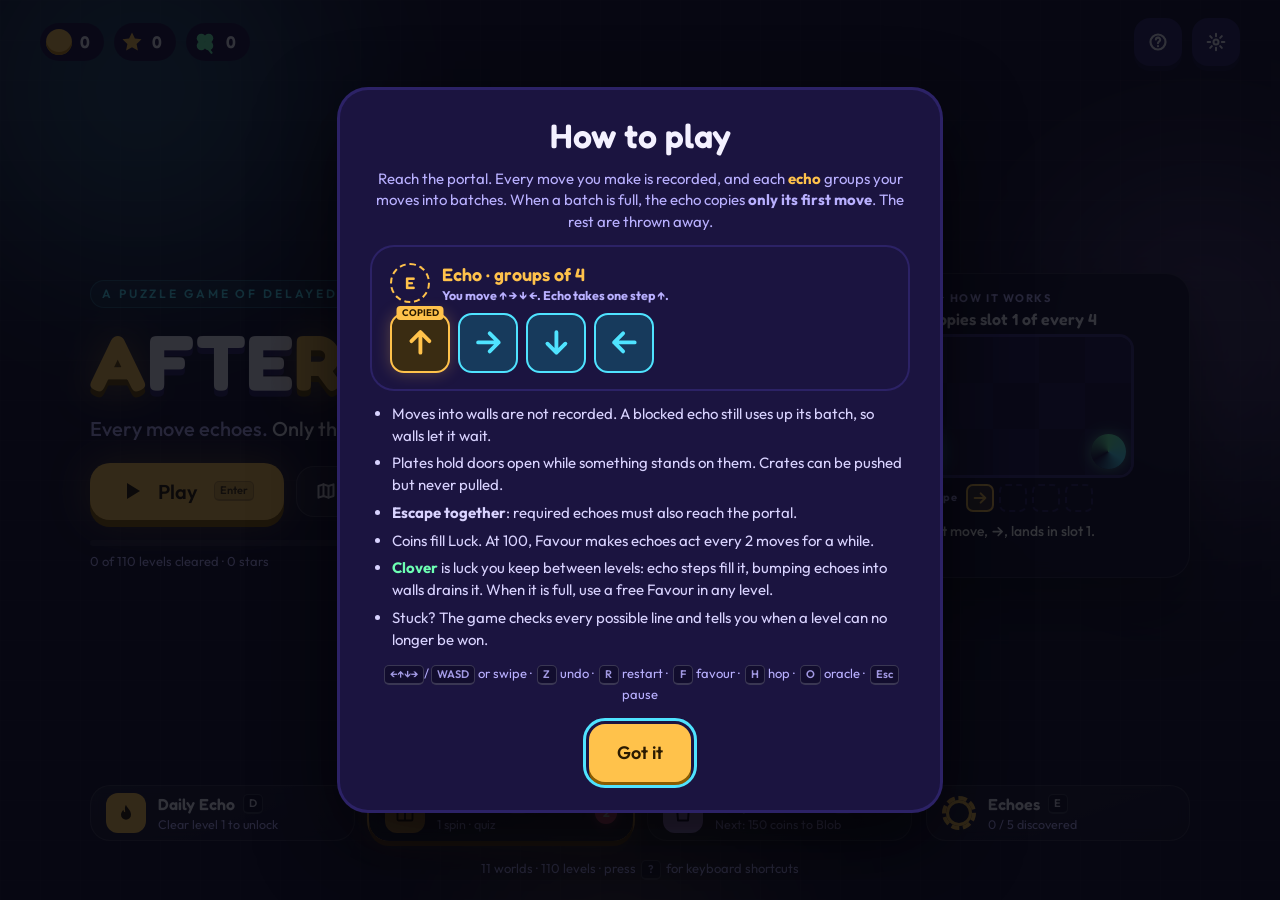
<file: index.html>
<!doctype html>
<html lang="en">
<head>
<meta charset="utf-8">
<meta name="viewport" content="width=device-width, initial-scale=1, viewport-fit=cover">
<meta name="theme-color" content="#120d2b">
<title>Aftermotion</title>
<meta name="description" content="A neon puzzle game where echoes copy only the first move of every batch of your moves.">
<link rel="icon" href="data:image/svg+xml,%3Csvg xmlns='http://www.w3.org/2000/svg' viewBox='0 0 32 32'%3E%3Crect width='32' height='32' rx='8' fill='%23120d2b'/%3E%3Ccircle cx='11' cy='16' r='6' fill='none' stroke='%23ffc24b' stroke-width='2.5' stroke-dasharray='3 2'/%3E%3Ccircle cx='21' cy='16' r='6' fill='%234fe3ff'/%3E%3C/svg%3E">
<link rel="preconnect" href="https://fonts.googleapis.com">
<link rel="preconnect" href="https://fonts.gstatic.com" crossorigin>
<link rel="stylesheet" href="https://fonts.googleapis.com/css2?family=Fredoka:wght@500;600;700&family=Outfit:wght@400;500;600;700&display=swap">
<link rel="stylesheet" href="css/style.css?v=2026-10-27e">
</head>
<body>
<svg class="sprite" width="0" height="0" aria-hidden="true" focusable="false">
  <defs>
    <symbol id="i-arrow" viewBox="0 0 24 24"><path d="M12 20V4M5 11l7-7 7 7" fill="none" stroke="currentColor" stroke-width="3" stroke-linecap="round" stroke-linejoin="round"/></symbol>
    <symbol id="i-star" viewBox="0 0 24 24"><path d="M12 2.5l2.9 6 6.6.8-4.9 4.6 1.3 6.6L12 17.3 6.1 20.5l1.3-6.6L2.5 9.3l6.6-.8z" stroke-linejoin="round"/></symbol>
    <symbol id="i-undo" viewBox="0 0 24 24"><g fill="none" stroke="currentColor" stroke-width="2.6" stroke-linecap="round" stroke-linejoin="round"><path d="M9 14L4 9l5-5"/><path d="M4 9h10a6 6 0 010 12h-3"/></g></symbol>
    <symbol id="i-restart" viewBox="0 0 24 24"><g fill="none" stroke="currentColor" stroke-width="2.6" stroke-linecap="round" stroke-linejoin="round"><path d="M3 12a9 9 0 109-9 9 9 0 00-6.4 2.6L3 8"/><path d="M3 3v5h5"/></g></symbol>
    <symbol id="i-bolt" viewBox="0 0 24 24"><path d="M13 2L4 14h7l-1 8 9-12h-7z" fill="currentColor"/></symbol>
    <symbol id="i-eye" viewBox="0 0 24 24"><g fill="none" stroke="currentColor" stroke-width="2.4"><path d="M2 12s4-7 10-7 10 7 10 7-4 7-10 7S2 12 2 12z"/><circle cx="12" cy="12" r="3"/></g></symbol>
    <symbol id="i-bulb" viewBox="0 0 24 24"><path d="M9 18h6M10 22h4M12 2a7 7 0 00-4 12.7V16h8v-1.3A7 7 0 0012 2z" fill="none" stroke="currentColor" stroke-width="2.4" stroke-linecap="round"/></symbol>
    <symbol id="i-hop" viewBox="0 0 24 24"><g fill="none" stroke="currentColor" stroke-width="2.6" stroke-linecap="round" stroke-linejoin="round"><path d="M4 18c2-9 12-12 16-6"/><path d="M20 6v6h-6"/></g></symbol>
    <symbol id="i-pause" viewBox="0 0 24 24"><g fill="currentColor"><rect x="5" y="4" width="5" height="16" rx="1.5"/><rect x="14" y="4" width="5" height="16" rx="1.5"/></g></symbol>
    <symbol id="i-play" viewBox="0 0 24 24"><path d="M7 4l13 8-13 8z" fill="currentColor"/></symbol>
    <symbol id="i-back" viewBox="0 0 24 24"><path d="M15 18l-6-6 6-6" fill="none" stroke="currentColor" stroke-width="2.8" stroke-linecap="round" stroke-linejoin="round"/></symbol>
    <symbol id="i-lock" viewBox="0 0 24 24"><g fill="none" stroke="currentColor" stroke-width="2.6"><rect x="5" y="11" width="14" height="10" rx="2"/><path d="M8 11V7a4 4 0 018 0v4"/></g></symbol>
    <symbol id="i-map" viewBox="0 0 24 24"><g fill="none" stroke="currentColor" stroke-width="2.4" stroke-linecap="round" stroke-linejoin="round"><path d="M9 4L3 6v14l6-2 6 2 6-2V4l-6 2z"/><path d="M9 4v14M15 6v14"/></g></symbol>
    <symbol id="i-gear" viewBox="0 0 24 24"><g fill="none" stroke="currentColor" stroke-width="2.4" stroke-linecap="round"><circle cx="12" cy="12" r="3"/><path d="M12 2v3M12 19v3M2 12h3M19 12h3M5 5l2 2M17 17l2 2M5 19l2-2M17 7l2-2"/></g></symbol>
    <symbol id="i-help" viewBox="0 0 24 24"><g fill="none" stroke="currentColor" stroke-width="2.6" stroke-linecap="round"><circle cx="12" cy="12" r="9"/><path d="M9.5 9a2.5 2.5 0 015 .5c0 1.8-2.5 2-2.5 4M12 17h.01"/></g></symbol>
    <symbol id="i-flame" viewBox="0 0 24 24"><path d="M12 2c1 4 6 6 6 12a6 6 0 01-12 0c0-3 2-5 3-6 0 2 1 3 2 3 0-4-1-6 1-9z" fill="currentColor"/></symbol>
    <symbol id="i-chest" viewBox="0 0 24 24"><g fill="none" stroke="currentColor" stroke-width="2.2" stroke-linejoin="round"><path d="M3 10h18v10H3z"/><path d="M3 10a9 5 0 0118 0"/><path d="M10 10v4h4v-4"/></g></symbol>
    <symbol id="i-bag" viewBox="0 0 24 24"><g fill="none" stroke="currentColor" stroke-width="2.4" stroke-linejoin="round"><path d="M5 8h14l-1 13H6z"/><path d="M9 8V6a3 3 0 016 0v2"/></g></symbol>
    <symbol id="i-skip" viewBox="0 0 24 24"><g fill="currentColor"><path d="M4 5l9 7-9 7z"/><path d="M12 5l9 7-9 7z"/></g></symbol>
    <symbol id="i-plus" viewBox="0 0 24 24"><path d="M12 5v14M5 12h14" fill="none" stroke="currentColor" stroke-width="3" stroke-linecap="round"/></symbol>
    <symbol id="i-clover" viewBox="0 0 24 24"><g fill="currentColor"><circle cx="8.6" cy="8.6" r="4.2"/><circle cx="15.4" cy="8.6" r="4.2"/><circle cx="8.6" cy="15.4" r="4.2"/><circle cx="15.4" cy="15.4" r="4.2"/></g><path d="M12 12c2 4 3 7 6 10" fill="none" stroke="currentColor" stroke-width="2" stroke-linecap="round"/></symbol>
    <symbol id="i-gift" viewBox="0 0 24 24"><g fill="none" stroke="currentColor" stroke-width="2.3" stroke-linejoin="round"><rect x="3" y="9" width="18" height="12" rx="1.5"/><path d="M2 9h20M12 9v12"/><path d="M12 9c-2-5-7-5-7-2s5 2 7 2zM12 9c2-5 7-5 7-2s-5 2-7 2z"/></g></symbol>
    <symbol id="i-wheel" viewBox="0 0 24 24"><g fill="none" stroke="currentColor" stroke-width="2.3"><circle cx="12" cy="12" r="9"/><path d="M12 3v18M3 12h18M5.6 5.6l12.8 12.8M18.4 5.6L5.6 18.4"/></g><circle cx="12" cy="12" r="2.4" fill="currentColor"/></symbol>
    <symbol id="i-home" viewBox="0 0 24 24"><g fill="none" stroke="currentColor" stroke-width="2.4" stroke-linecap="round" stroke-linejoin="round"><path d="M3 11l9-7 9 7"/><path d="M5 10v10h5v-6h4v6h5V10"/></g></symbol>
    <symbol id="i-check" viewBox="0 0 24 24"><path d="M5 12.5l4.5 4.5L19 7.5" fill="none" stroke="currentColor" stroke-width="3" stroke-linecap="round" stroke-linejoin="round"/></symbol>
    <symbol id="i-x" viewBox="0 0 24 24"><path d="M6 6l12 12M18 6L6 18" fill="none" stroke="currentColor" stroke-width="3" stroke-linecap="round"/></symbol>
    <symbol id="i-spark" viewBox="0 0 24 24"><path d="M12 2l2.2 7.8L22 12l-7.8 2.2L12 22l-2.2-7.8L2 12l7.8-2.2z" fill="currentColor"/></symbol>
    <symbol id="i-dot" viewBox="0 0 24 24"><circle cx="12" cy="12" r="5" fill="currentColor"/></symbol>
    <symbol id="i-sound" viewBox="0 0 24 24"><g fill="none" stroke="currentColor" stroke-width="2.4" stroke-linecap="round" stroke-linejoin="round"><path d="M4 9v6h4l5 4V5L8 9z"/><path d="M16 9a4 4 0 010 6M18.5 6.5a8 8 0 010 11"/></g></symbol>
  </defs>
</svg>

<canvas id="ambient" aria-hidden="true"></canvas><div id="auraTint" aria-hidden="true"></div><div id="flash" aria-hidden="true"></div>

<!-- TITLE -->
<section id="title" class="screen" hidden>
  <div class="home-bg" aria-hidden="true"><i class="blob b1"></i><i class="blob b2"></i><i class="blob b3"></i></div>
  <header class="home-top">
    <div class="pills"><span class="pill"><i class="coin-ico"></i><b class="coinCount">0</b></span><span class="pill"><svg class="star-ico"><use href="#i-star"/></svg><b id="tStarCount">0</b></span><button class="pill clover-pill" id="tClover" aria-label="Clover luck"><svg><use href="#i-clover"/></svg><b class="cloverCount">0</b></button></div>
    <div class="home-icons">
      <button class="icon-btn" data-open="help" aria-label="How to play (I)" title="How to play (I)"><svg><use href="#i-help"/></svg></button>
      <button class="icon-btn" data-open="settings" aria-label="Settings (G)" title="Settings (G)"><svg><use href="#i-gear"/></svg></button>
    </div>
  </header>
  <main class="home">
    <div class="hero">
      <span class="eyebrow">A PUZZLE GAME OF DELAYED COPIES</span>
      <h1 class="logo" id="tLogo" aria-label="Aftermotion">AFTERMOTION</h1>
      <p class="tagline">Every move echoes. <em>Only the first one counts.</em></p>
      <div class="hero-cta">
        <button id="tContinue" class="cta"><svg><use href="#i-play"/></svg><span id="tContinueLabel">Play</span><kbd>Enter</kbd></button>
        <button class="hero-sec" data-go="map"><svg><use href="#i-map"/></svg>Levels<small id="tStars"></small><kbd>L</kbd></button>
      </div>
      <div class="hero-progress"><div class="hp-bar"><i id="tProgFill"></i></div><small id="tProg"></small></div>
    </div>
    <div class="hero-demo"><div class="demo" id="tDemo"></div></div>
  </main>
  <div class="home-tiles">
    <button class="tile daily-card" id="tDaily"><span class="dc-ico"><svg><use href="#i-flame"/></svg></span><span class="dc-txt"><b>Daily Echo <kbd>D</kbd></b><small id="tDailySub"></small></span><span class="streak" id="tStreak"></span></button>
    <button class="tile chest-card" id="tRewards" data-go="rewards"><span class="dc-ico chest"><svg><use href="#i-gift"/></svg></span><span class="dc-txt"><b><span id="tRewardsTitle">Rewards</span> <kbd>R</kbd></b><small id="tRewardsSub"></small></span><span class="badge" id="tRewardsBadge" hidden></span></button>
    <button class="tile shop-cta" data-go="shop"><span class="dc-ico shopi"><svg><use href="#i-bag"/></svg></span><span class="dc-txt"><b>Shop &amp; unlocks <kbd>S</kbd></b><small id="tShopSub"></small></span><span class="shop-new" id="tShopNew" hidden>NEW</span></button>
    <button class="tile echo-tile" data-go="echoes"><span class="dc-ico ring-ico"></span><span class="dc-txt"><b>Echoes <kbd>E</kbd></b><small><span id="tEchoes"></span> discovered</small></span></button>
  </div>
  <footer class="title-foot"><span class="dim small"><span id="tFoot"></span><span class="keys-hint"> · press <kbd>?</kbd> for keyboard shortcuts</span></span></footer>
</section>

<!-- MAP -->
<section id="map" class="screen" hidden>
  <header class="bar">
    <button class="icon-btn home-btn" data-go="title" aria-label="Home (Esc)" title="Home (Esc)"><svg><use href="#i-home"/></svg><span>Home</span><kbd>Esc</kbd></button>
    <div class="bar-title"><small id="mapKicker"></small><b class="disp" id="mapName"></b></div>
    <div class="world-nav">
      <button class="icon-btn" id="mapPrev" aria-label="Previous world (Q)" title="Previous world (Q)"><svg><use href="#i-back"/></svg></button>
      <button class="icon-btn" id="mapNext" aria-label="Next world (E)" title="Next world (E)"><svg style="transform:rotate(180deg)"><use href="#i-back"/></svg></button>
    </div>
    <span class="pill"><i class="coin-ico"></i><b class="coinCount">0</b></span>
  </header>
  <p class="map-blurb" id="mapBlurb"></p>
  <div class="map-body">
    <div class="map-area" id="mapArea">
      <svg class="map-path" viewBox="0 0 1000 620" preserveAspectRatio="none" aria-hidden="true"><path id="mapPathAll"/><path id="mapPathDone"/></svg>
      <div id="mapNodes"></div>
    </div>
    <aside class="card map-info" id="mapInfo"></aside>
  </div>
</section>

<!-- SHOP -->
<section id="shop" class="screen" hidden>
  <header class="bar">
    <button class="icon-btn home-btn" data-go="title" aria-label="Home (Esc)" title="Home (Esc)"><svg><use href="#i-home"/></svg><span>Home</span><kbd>Esc</kbd></button>
    <div class="bar-title"><small id="shopKicker">SPEND COINS · EARN EXCLUSIVES</small><b class="disp">Shop &amp; unlocks</b></div>
    <span class="pill"><i class="coin-ico"></i><b class="coinCount">0</b></span>
  </header>
  <div class="shop-body">
    <div class="goal-banner" id="shopGoal"></div>
    <div class="tabs" role="tablist" id="shopTabs"></div>
    <div class="shop-grid" id="shopGrid"></div>
  </div>
</section>

<!-- ECHOES -->
<section id="echoes" class="screen" hidden>
  <header class="bar">
    <button class="icon-btn home-btn" data-go="title" aria-label="Home (Esc)" title="Home (Esc)"><svg><use href="#i-home"/></svg><span>Home</span><kbd>Esc</kbd></button>
    <div class="bar-title"><small id="eCount"></small><b class="disp">Echoes</b></div>
    <span class="pill"><i class="coin-ico"></i><b class="coinCount">0</b></span>
  </header>
  <div class="echo-body">
    <div class="echo-grid" id="echoGrid"></div>
    <aside class="card echo-detail" id="echoDetail"></aside>
  </div>
</section>

<!-- REWARDS -->
<section id="rewards" class="screen" hidden>
  <header class="bar">
    <button class="icon-btn home-btn" data-go="title" aria-label="Home (Esc)" title="Home (Esc)"><svg><use href="#i-home"/></svg><span>Home</span><kbd>Esc</kbd></button>
    <div class="bar-title"><small id="rwKicker">QUESTS · WHEEL · CHESTS · ACHIEVEMENTS</small><b class="disp">Rewards</b></div>
    <span class="pill"><i class="coin-ico"></i><b class="coinCount">0</b></span>
  </header>
  <div class="shop-body">
    <div class="tabs" role="tablist" id="rwTabs"></div>
    <div id="rwBody"></div>
  </div>
</section>

<!-- GAME -->
<section id="game" class="screen" hidden>
  <header class="bar game-bar">
    <button class="icon-btn" id="btnPause" aria-label="Pause (Esc)" title="Pause (Esc)"><svg><use href="#i-pause"/></svg></button>
    <button class="icon-btn" id="btnHome" aria-label="Home" title="Home"><svg><use href="#i-home"/></svg></button>
    <div class="bar-title"><small id="gWorld"></small><b class="disp" id="gName"></b></div>
    <div class="star-meter">
      <div class="stars" id="gStars"></div>
      <div class="par-bar"><i id="gParFill"></i></div>
      <small id="gStarHint"></small>
    </div>
    <button class="clover-meter" id="cloverMeter" aria-label="Clover luck"><svg><use href="#i-clover"/></svg><i class="cm-bar"><i id="cloverFill"></i></i><b class="cloverCount">0</b></button>
    <span class="pill" id="coinPill"><i class="coin-ico"></i><b class="coinCount">0</b></span>
  </header>
  <div class="game-body">
    <div class="play-col">
      <div class="stage" id="stage">
        <button class="clover-banner" id="cloverBanner" hidden><svg><use href="#i-clover"/></svg><span><b>Clover full!</b> Tap for a free Favour</span></button>
        <div class="board-frame" id="frame">
          <div class="board" id="board"></div>
          <div class="stuck" id="stuck" role="alert" hidden>
            <b>No way to win from here.</b><span>Every possible line has been checked.</span>
            <div><button class="btn" id="stuckUndo"><svg><use href="#i-undo"/></svg>Undo</button><button class="btn gold" id="stuckRestart"><svg><use href="#i-restart"/></svg>Restart</button></div>
          </div>
        </div>
      </div>
      <div class="actions">
        <button class="btn" id="btnUndo" title="Undo (Z)"><svg><use href="#i-undo"/></svg><span>Undo</span><kbd>Z</kbd></button>
        <button class="btn" id="btnRestart" title="Restart (R)"><svg><use href="#i-restart"/></svg><span>Restart</span><kbd>R</kbd></button>
        <button class="btn favour" id="btnFavour" title="Favour (F)"><span class="luck-ring"><svg><use href="#i-bolt"/></svg></span><span>Favour</span><kbd>F</kbd></button>
        <button class="btn" id="btnHop" title="Hop (H)"><svg><use href="#i-hop"/></svg><span>Hop</span><kbd>H</kbd></button>
        <button class="btn" id="btnOracle" title="Oracle (O)" aria-pressed="false"><svg><use href="#i-eye"/></svg><span>Oracle</span><kbd>O</kbd></button>
        <button class="btn" id="btnHint" title="Hint"><svg><use href="#i-bulb"/></svg><span id="hintLabel">Hint</span><kbd>I</kbd></button>
        <button class="btn boost" id="btnMoves" title="Use a +3 moves boost" hidden><svg><use href="#i-plus"/></svg><span id="movesLabel">+3 moves</span></button>
        <button class="btn boost" id="btnLuck" title="Use a Lucky charm" hidden><svg><use href="#i-bolt"/></svg><span id="luckLabel">Lucky charm</span></button>
        <button class="btn boost" id="btnSkip" title="Use a Skip ticket" hidden><svg><use href="#i-skip"/></svg><span id="skipLabel">Skip</span></button>
      </div>
      <div class="tryon" id="tryon" hidden></div>
      <div class="tut-tip" id="tutTip" hidden></div>
    </div>
    <aside class="side">
      <div class="coach" id="coach" aria-live="polite">
        <div class="coach-ico" aria-hidden="true"><svg><use href="#i-bulb"/></svg></div>
        <div class="coach-body">
          <div class="coach-head"><span class="coach-tag" id="coachTag">COACH</span><button class="plan-btn" id="planBtn">Plan <kbd>P</kbd></button></div>
          <b id="coachWhat"></b>
          <div id="coachNext"></div>
        </div>
      </div>
      <div id="echoCards"></div>
      <div class="card" id="oracleCard" hidden><h3>Oracle · next move</h3><div id="oracleList"></div></div>
      <div class="card goals"><h3>Goals</h3><div id="goals"></div></div>
      <div class="card moves-card">
        <div><h3>Moves</h3><div class="disp moves"><span id="gMoves">0</span><small id="gMovesOf"></small></div></div>
        <div class="dpad" aria-label="Move">
          <button data-dir="UP" aria-label="Up"><svg><use href="#i-arrow"/></svg></button>
          <button data-dir="LEFT" aria-label="Left"><svg style="transform:rotate(-90deg)"><use href="#i-arrow"/></svg></button>
          <button data-dir="DOWN" aria-label="Down"><svg style="transform:rotate(180deg)"><use href="#i-arrow"/></svg></button>
          <button data-dir="RIGHT" aria-label="Right"><svg style="transform:rotate(90deg)"><use href="#i-arrow"/></svg></button>
        </div>
      </div>
      <div class="card feed"><h3>What happened</h3><ol id="feed" aria-live="polite"></ol></div>
    </aside>
  </div>
</section>

<div id="overlay" class="overlay" hidden><div class="modal" id="modal" role="dialog" aria-modal="true"></div></div>
<div id="fx" class="fx-layer" aria-hidden="true"></div>
<div id="reveal" class="reveal" hidden></div>

<script src="js/engine.js?v=2026-10-27e"></script>
<script src="js/levels.js?v=2026-10-27e"></script>
<script src="js/progress.js?v=2026-10-27e"></script>
<script src="js/characters.js?v=2026-10-27e"></script>
<script src="js/cosmetics.js?v=2026-10-27e"></script>
<script src="js/shop.js?v=2026-10-27e"></script>
<script src="js/rewards.js?v=2026-10-27e"></script>
<script src="js/extras.js?v=2026-10-27e"></script>
<script src="js/demos.js?v=2026-10-27e"></script>
<script src="js/audio.js?v=2026-10-27e"></script>
<script src="js/ambient.js?v=2026-10-27e"></script>
<script src="js/main.js?v=2026-10-27e"></script>
</body>
</html>
</file>
<file: css/style.css>
/* Aftermotion — "Neon Arcade" theme */
:root{
  --bg:#120d2b; --bg2:#0d0922; --panel:#1b1440; --panel2:#241b52; --line:#2c2266; --raise:#17113d;
  --floor:#1d1545; --floor2:#211850; --wall:#3d3185; --wallHi:#6e60d6; --wallLo:#2a2063; --glow:#4fe3ff;
  --ink:#f4f1ff; --dim:#b9b0ff; --mute:#6e64a8;
  --cyan:#4fe3ff; --gold:#ffc24b; --pink:#ff5c8a; --mint:#6dffb3; --violet:#c49bff; --orange:#ff9a5e;
  --ts:56px; --ease-pop:cubic-bezier(.3,1.4,.5,1);
  --disp:'Fredoka',system-ui,sans-serif; --body:'Outfit',system-ui,sans-serif;
}
*{box-sizing:border-box}
html,body{margin:0;height:100%}
body{background:var(--bg);background-image:linear-gradient(#ffffff06 1px,transparent 1px),linear-gradient(90deg,#ffffff06 1px,transparent 1px);background-size:40px 40px;color:var(--ink);font:400 15px/1.45 var(--body);overflow-x:hidden;-webkit-tap-highlight-color:transparent}
button{font:inherit;color:inherit;cursor:pointer}
svg{width:20px;height:20px;flex-shrink:0}
svg.sprite{position:absolute;width:0!important;height:0!important;overflow:hidden;pointer-events:none}
body{padding-top:env(safe-area-inset-top,0px)}
.disp{font-family:var(--disp);letter-spacing:.01em;font-weight:600}
.dim{color:var(--dim)}.small{font-size:13px}
[hidden]{display:none!important}
.screen{min-height:100vh;min-height:100svh;position:relative}

/* ---------- shared widgets ---------- */
.btn{display:inline-flex;align-items:center;justify-content:center;gap:8px;min-height:50px;padding:0 16px;border:0;border-radius:16px;background:var(--line);color:var(--ink);font-weight:600;box-shadow:0 5px 0 var(--raise);transition:transform .08s,box-shadow .08s,background .15s}
.btn:hover:not(:disabled){background:#3a2e82}
.btn:active:not(:disabled){transform:translateY(4px);box-shadow:0 1px 0 var(--raise)}
.btn:disabled{opacity:.38;cursor:default}
.btn:focus-visible,.icon-btn:focus-visible,.cta:focus-visible,.mbtn:focus-visible,.node:focus-visible,.ecard-btn:focus-visible{outline:3px solid var(--cyan);outline-offset:3px}
.btn.gold{background:var(--gold);color:#2a1a00;box-shadow:0 5px 0 #8a5c00}.btn.gold:hover:not(:disabled){background:#ffd36e}
.btn.on{background:#1d3a52;box-shadow:0 5px 0 var(--raise),inset 0 0 0 2px var(--cyan)}
.btn.big{min-height:58px;padding:0 28px;font-size:18px}
.icon-btn{width:48px;height:48px;border:0;border-radius:16px;background:var(--line);box-shadow:0 5px 0 var(--raise);display:flex;align-items:center;justify-content:center;flex-shrink:0}
.icon-btn:active{transform:translateY(4px);box-shadow:0 1px 0 var(--raise)}
.pill{display:inline-flex;align-items:center;gap:8px;background:#1d1545;border-radius:999px;padding:6px 14px 6px 6px;font-family:var(--disp);font-size:17px;font-weight:600}
.pill b{font-weight:600}
.coin-ico{display:inline-block;width:26px;height:26px;border-radius:50%;background:var(--gold);box-shadow:inset 0 -3px 0 #c98a12}
.star-ico{width:24px;height:24px;fill:var(--gold)}
.card{background:var(--panel);border-radius:22px;padding:16px 18px;box-shadow:0 0 0 2px var(--line)}
.card h3{margin:0 0 10px;font-size:12px;font-weight:700;letter-spacing:.14em;color:var(--dim);text-transform:uppercase}
.bar{display:flex;align-items:center;gap:16px;padding:14px 24px}
.bar-title{display:flex;flex-direction:column;min-width:0;flex:1}
.bar-title small{font-size:12px;font-weight:700;letter-spacing:.14em;color:var(--dim);white-space:nowrap;overflow:hidden;text-overflow:ellipsis}
.bar-title b{font-size:24px;line-height:1.1;white-space:nowrap;overflow:hidden;text-overflow:ellipsis}

/* ---------- title ---------- */
#title{display:flex;flex-direction:column;overflow:hidden}
@keyframes drift{0%,100%{transform:translate(0,0)}50%{transform:translate(-4%,8px)}}
.tagline{margin:0 0 18px;font-size:clamp(16px,2.4vw,20px);font-weight:600;color:var(--dim);text-align:center}
.cta{display:inline-flex;align-items:center;gap:14px;border:0;font:700 22px var(--body);color:#2a1a00;background:var(--gold);padding:18px 34px;border-radius:20px;box-shadow:0 7px 0 #8a5c00,0 0 40px #ffc24b55;animation:breathe 1.8s ease-in-out infinite}
.cta svg{width:24px;height:24px}
.cta:active{transform:translateY(5px) scale(1);box-shadow:0 2px 0 #8a5c00}
@keyframes breathe{50%{transform:scale(1.04)}}
.mbtn{display:flex;align-items:center;gap:12px;border:0;font-weight:600;font-size:17px;color:var(--ink);background:var(--panel2);border-radius:18px;padding:12px 16px;box-shadow:0 5px 0 var(--raise);text-align:left}
.mbtn:hover{background:#2f2468}.mbtn:active{transform:translateY(4px);box-shadow:0 1px 0 var(--raise)}
.mbtn small{margin-left:auto;font-size:13px;color:var(--gold);font-weight:700}
.mi{width:36px;height:36px;border-radius:10px;display:flex;align-items:center;justify-content:center;flex-shrink:0}
.mi svg{color:#0d0922}.mi[style*="2c2266"] svg,.mi[style*="ff5c8a"] svg{color:#fff}
.ring-ico{border-radius:50%;border:4px dashed var(--gold);animation:spin 6s linear infinite}
.title-foot{display:flex;justify-content:space-between;align-items:center;gap:12px;padding:0 24px 22px;flex-wrap:wrap;position:relative;z-index:1}
.pills{display:flex;gap:10px}
@keyframes spin{to{transform:rotate(360deg)}}

/* ---------- map ---------- */
#map{display:flex;flex-direction:column}
.map-body{flex:1;display:flex;gap:24px;padding:0 24px 24px;align-items:stretch}
.map-area{flex:1;position:relative;min-height:520px}
.map-path{position:absolute;inset:0;width:100%;height:100%}
.map-path path{fill:none;stroke-linecap:round;stroke-linejoin:round;vector-effect:non-scaling-stroke}
#mapPathAll{stroke:var(--panel2);stroke-width:14}
#mapPathDone{stroke:var(--cyan);stroke-width:6;stroke-dasharray:10 10;animation:dash 1.2s linear infinite}
@keyframes dash{to{stroke-dashoffset:-20}}
.node{position:absolute;width:64px;height:64px;margin:-32px 0 0 -32px;border:0;border-radius:50%;display:flex;align-items:center;justify-content:center;font:600 20px var(--disp);color:var(--ink);background:#2f2468;box-shadow:0 6px 0 var(--raise),inset 0 0 0 3px #4b3f99;transition:transform .15s}
.node:hover:not(.locked){transform:translateY(-3px)}
.node.cur{background:var(--gold);color:#2a1a00;box-shadow:0 6px 0 #8a5c00;animation:nodePulse 1.4s ease-in-out infinite;width:74px;height:74px;margin:-37px 0 0 -37px;font-size:28px}
.node.sel{outline:3px solid var(--cyan);outline-offset:4px}
.node.locked{background:#1a1340;color:var(--mute);box-shadow:0 5px 0 var(--bg2),inset 0 0 0 2px var(--line);cursor:default}
.node.future{width:88px;height:88px;margin:-44px 0 0 -44px;background:#1a1340;color:var(--mute);box-shadow:inset 0 0 0 3px var(--line);font-size:14px;flex-direction:column;cursor:default}
@keyframes nodePulse{0%,100%{box-shadow:0 6px 0 #8a5c00,0 0 0 0 #ffc24b99}50%{box-shadow:0 6px 0 #8a5c00,0 0 0 16px #ffc24b00}}
.node .nstars{position:absolute;bottom:-20px;left:50%;transform:translateX(-50%);display:flex;gap:1px}
.node .nstars svg{width:15px;height:15px;stroke:var(--gold);stroke-width:2}
.avatar{position:absolute;width:30px;height:30px;margin:-80px 0 0 -15px;border-radius:50%;background:radial-gradient(circle at 35% 30%,#fff,#9ff0ff 35%,var(--cyan) 70%);box-shadow:0 0 20px var(--cyan);animation:hopA 1s ease-in-out infinite;pointer-events:none;transition:left .4s var(--ease-pop),top .4s var(--ease-pop)}
@keyframes hopA{50%{transform:translateY(-8px)}}
.map-info{width:300px;display:flex;flex-direction:column;gap:10px;align-self:flex-start}
.map-info .lvl-name{font:600 25px/1.1 var(--disp)}
.chips{display:flex;flex-wrap:wrap;gap:6px}
.chip{font-size:12px;font-weight:600;background:var(--panel2);border-radius:8px;padding:3px 9px}
.map-info .stars-row svg{width:26px;height:26px;stroke:var(--gold);stroke-width:1.5}

/* ---------- echoes screen ---------- */
#echoes{display:flex;flex-direction:column}
.echo-body{flex:1;display:flex;gap:24px;padding:0 24px 24px}
.echo-grid{flex:1;display:grid;grid-template-columns:repeat(auto-fill,minmax(150px,1fr));gap:16px;align-content:start}
.ecard-btn{position:relative;border:0;border-radius:20px;background:var(--panel);padding:16px 10px 14px;display:flex;flex-direction:column;align-items:center;gap:8px;color:var(--ink);box-shadow:0 6px 0 var(--bg2),inset 0 0 0 2px var(--line);transition:transform .15s}
.ecard-btn:hover{transform:translateY(-4px)}
.ecard-btn.sel{box-shadow:0 6px 0 var(--bg2),inset 0 0 0 3px var(--cyan),0 0 30px #4fe3ff33}
.ecard-btn.locked .glyph{filter:grayscale(1) brightness(.4)}
.ecard-btn b{font:600 16px var(--disp)}
.ecard-btn small{font-size:12px;font-weight:700}
.section-label{grid-column:1/-1;font-size:12px;font-weight:700;letter-spacing:.14em;color:var(--dim);margin-top:6px}
.echo-detail{width:380px;display:flex;flex-direction:column;gap:14px;align-self:flex-start}
.echo-hero{display:flex;align-items:center;gap:26px;padding:20px 0 6px 18px}
.echo-hero .orbit{position:relative}
.echo-hero .orbit::before{content:'';position:absolute;inset:-22px;border-radius:50%;border:3px dashed #ffffff33;animation:spin 10s linear infinite}
.echo-hero .glyph{animation:heroFloat 2.4s ease-in-out infinite}
@keyframes heroFloat{50%{transform:translateY(-8px) rotate(4deg)}}
.stat-grid{display:grid;grid-template-columns:repeat(2,minmax(0,1fr));gap:8px}
.stat{background:var(--bg);border-radius:12px;padding:8px 12px;display:flex;flex-direction:column}
.stat span{font-size:11px;font-weight:700;letter-spacing:.12em;color:var(--dim)}
.stat b{font-weight:700}

/* glyphs (echo shapes, colour + shape + letter) */
.glyph{width:var(--g,60px);height:var(--g,60px);display:flex;align-items:center;justify-content:center;font:600 calc(var(--g,60px)*.42) var(--disp);color:#0d0922;flex-shrink:0}
.glyph.trace{border-radius:50%;background:transparent;border:calc(var(--g,60px)*.07) dashed var(--gold);color:var(--gold)}
.glyph.flicker{background:var(--violet);clip-path:polygon(50% 4%,97% 92%,3% 92%);padding-top:calc(var(--g,60px)*.22)}
.glyph.mason{background:var(--orange);border-radius:22%}
.glyph.keeper{background:var(--mint);clip-path:polygon(25% 5%,75% 5%,100% 50%,75% 95%,25% 95%,0 50%)}
.glyph.blocker{background:#3a1020;border:3px solid var(--pink);border-radius:18%;transform:rotate(45deg);color:var(--pink)}
.glyph.blocker span{transform:rotate(-45deg)}

/* ---------- game layout ---------- */
#game{display:flex;flex-direction:column}
.game-bar{padding-bottom:8px}
.star-meter{display:flex;flex-direction:column;align-items:center;gap:3px}
.stars{display:flex;gap:4px}
.stars svg{width:26px;height:26px;stroke:var(--gold);stroke-width:1.5;fill:transparent;transition:fill .2s}
.stars svg.lit{fill:var(--gold)}
.par-bar{width:180px;height:8px;border-radius:5px;background:var(--panel2);overflow:hidden}
.par-bar i{display:block;height:100%;width:0;background:var(--gold);transition:width .2s}
.star-meter small{font-size:12px;font-weight:600;color:var(--dim)}
.game-body{flex:1;display:flex;gap:22px;padding:4px 24px 24px;align-items:flex-start}
.play-col{flex:1;display:flex;flex-direction:column;align-items:center;gap:16px;min-width:0}
.stage{width:100%;display:flex;justify-content:center}
.board-frame{position:relative;padding:10px;border-radius:22px;background:var(--wall);box-shadow:inset 0 4px 0 var(--wallHi),inset 0 -8px 0 var(--wallLo),0 0 0 3px var(--bg2),0 18px 40px #00000080;max-width:100%;transition:box-shadow .3s}
.board-frame::after{content:'';position:absolute;inset:0;border-radius:inherit;pointer-events:none;z-index:7;transition:box-shadow .3s}
.board{position:relative;display:grid;grid-template-columns:repeat(var(--w),var(--ts));grid-auto-rows:var(--ts);touch-action:none;transition:filter .3s}
.board.stuck-fx{filter:grayscale(1) brightness(.55)}
.actions{display:flex;gap:10px;flex-wrap:wrap;justify-content:center}
.side{width:330px;display:flex;flex-direction:column;gap:14px;flex-shrink:0}

/* tiles */
.tile{width:var(--ts);height:var(--ts);position:relative}
.tile.floor{background:var(--floor)}.tile.floor.alt{background:var(--floor2)}
.tile.wall{background:var(--wall);border-radius:calc(var(--ts)*.16);box-shadow:inset 0 3px 0 var(--wallHi),inset 0 calc(var(--ts)*-.14) 0 var(--wallLo);transform:translateY(-3px);z-index:1}
.tile.plate{--pc:var(--cyan)}
.tile.plate::before{content:'';position:absolute;inset:7%;border-radius:16%;background:#120c2e;box-shadow:inset 0 3px 0 #00000080,inset 0 -2px 0 #ffffff10}
.tile.plate::after{content:'';position:absolute;inset:15%;border-radius:12%;background:repeating-linear-gradient(90deg,transparent 0 5px,#ffffff10 5px 7px),color-mix(in srgb,var(--pc) 22%,#1d1545);box-shadow:inset 0 0 0 2px color-mix(in srgb,var(--pc) 70%,transparent),0 3px 0 color-mix(in srgb,var(--pc) 35%,#000);transform:translateY(-2px);transition:transform .15s,background .2s,box-shadow .2s}
.tile.plate.on::after{background:repeating-linear-gradient(90deg,transparent 0 5px,#ffffff22 5px 7px),var(--pc);box-shadow:inset 0 0 0 2px #fff6,0 0 0 #000,0 0 22px var(--pc);transform:translateY(1px)}
.tile .lbl{position:absolute;inset:0;display:flex;align-items:center;justify-content:center;font:600 calc(var(--ts)*.3) var(--disp);color:color-mix(in srgb,var(--pc,#cfeeff) 60%,#fff);z-index:1;pointer-events:none}
.tile.plate.on .lbl{color:#0d0922;transform:translateY(1px)}
.tile.door{--pc:var(--cyan)}
.tile.door::after{content:'';position:absolute;inset:2% 6%;border-radius:8px;border:3px solid color-mix(in srgb,var(--pc) 55%,#2c2266);border-bottom-width:0;border-top-width:5px}
.tile.door::before{content:'';position:absolute;inset:8% 18%;border-radius:6px;background:repeating-linear-gradient(0deg,var(--pc) 0 6px,transparent 6px 14px);background-size:100% 28px;box-shadow:0 0 16px color-mix(in srgb,var(--pc) 55%,transparent);animation:bars 1s linear infinite;transition:transform .28s var(--ease-pop),opacity .28s;transform-origin:top}
.tile.door.open::before{transform:scaleY(.08);opacity:.5}
.tile.door .lbl{color:#ffe1ea;text-shadow:0 0 6px #000}
@keyframes bars{to{background-position:0 28px}}
.tile.exit::before{content:'';position:absolute;inset:9%;border-radius:50%;background:conic-gradient(var(--mint),var(--cyan),#1d1545,var(--mint));animation:spin 2.4s linear infinite;box-shadow:0 0 26px #6dffb399}
.tile.exit::after{content:'';position:absolute;inset:28%;border-radius:50%;background:#140f30}
.tile.exit.locked::before{background:conic-gradient(#4b3f99,#2c2266,#1d1545,#4b3f99);box-shadow:none;animation-duration:8s}
.tile.exit.locked .lbl{color:var(--mute)}
.tile.exit.powered .lbl{z-index:2;font-size:calc(var(--ts)*.26)}
.tile.exit.powered.locked::before{background:conic-gradient(color-mix(in srgb,var(--pc) 40%,#2c2266),#2c2266,#1d1545,color-mix(in srgb,var(--pc) 40%,#2c2266))}
.tile.exit.powered .lbl{color:var(--pc)}
.tile.hopok{box-shadow:inset 0 0 0 3px var(--mint);cursor:pointer;animation:hopGlow 1s ease-in-out infinite}
@keyframes hopGlow{50%{box-shadow:inset 0 0 0 3px #6dffb355}}

/* actors */
.actors{position:absolute;inset:0;pointer-events:none;z-index:2}
.actor{position:absolute;left:0;top:0;width:var(--ts);height:var(--ts);transition:transform .16s var(--ease-pop),opacity .25s}
.actor.instant{transition:none}
.orb{position:absolute;inset:21%;border-radius:50%;background:radial-gradient(circle at 35% 30%,#fff,#9ff0ff 35%,var(--cyan) 70%);box-shadow:0 0 24px var(--cyan),0 5px 0 #1a8fb0}
.orb-bob{position:absolute;inset:0;animation:bob 1.6s ease-in-out infinite}
@keyframes bob{50%{transform:translateY(-3px)}}
.trail .dot{position:absolute;inset:36%;border-radius:50%;background:var(--cyan)}
.echo .shape{position:absolute;inset:18%;display:flex;align-items:center;justify-content:center;font:600 calc(var(--ts)*.27) var(--disp);color:#0d0922}
.echo.trace .shape{border-radius:50%;border:calc(var(--ts)*.06) dashed var(--gold);color:var(--gold);background:#2c2357;animation:spin 6s linear infinite}
.echo.trace .shape span{animation:spin 6s linear infinite reverse}
.echo.flicker .shape{background:var(--violet);clip-path:polygon(50% 4%,97% 92%,3% 92%);padding-top:calc(var(--ts)*.1)}
.echo.mason .shape{background:var(--orange);border-radius:22%}
.echo.keeper .shape{background:var(--mint);clip-path:polygon(25% 5%,75% 5%,100% 50%,75% 95%,25% 95%,0 50%)}
.echo.required .shape{box-shadow:0 0 0 3px #fff3,0 0 18px currentColor}
.echo.fav::before{content:'';position:absolute;inset:8%;border-radius:50%;border:3px solid var(--gold);box-shadow:0 0 18px var(--gold);animation:spin 3s linear infinite}
.echo.cool{opacity:.65}
.echo .pips{position:absolute;left:12%;right:12%;bottom:3%;display:flex;gap:2px}
.echo .pips i{flex:1;height:4px;border-radius:2px;background:#33406a}
.echo .pips i.on{background:var(--c,var(--gold))}
.echo .head{position:absolute;left:50%;top:-14%;width:calc(var(--ts)*.32);height:calc(var(--ts)*.32);margin-left:calc(var(--ts)*-.16);color:#fff;filter:drop-shadow(0 0 4px #000);transition:transform .12s}
.ghost-origin{opacity:.35}
.crate{position:absolute;inset:13%;border-radius:14%;background:#b9773a;box-shadow:inset 0 3px 0 #f0b070,inset 0 -6px 0 #7c4a1e;border:2px solid #5b3412}
.crate::after{content:'';position:absolute;inset:18%;border:3px solid #7c4a1e;border-radius:4px}
.tblock{position:absolute;inset:12%;border-radius:14%;background:#2d5b7a;border:3px dashed #8fd8ff;display:flex;align-items:center;justify-content:center;font:600 calc(var(--ts)*.28) var(--disp);color:#fff}
.cblock{position:absolute;inset:12%;border-radius:14%;background:#4a1f4f;border:3px solid #ff6bd5;display:flex;align-items:center;justify-content:center;font:600 calc(var(--ts)*.28) var(--disp);color:#fff;box-shadow:0 0 14px #ff6bd566}
.coin{position:absolute;inset:31%;border-radius:50%;background:var(--gold);box-shadow:inset 0 -4px 0 #c98a12,0 0 14px #ffc24b88;animation:coinSpin 1.4s ease-in-out infinite}
.coin.rare{background:var(--violet);border-radius:3px;transform:rotate(45deg);animation:none;box-shadow:0 0 14px var(--violet)}
@keyframes coinSpin{50%{transform:scaleX(.25)}}
.enemy .gem{position:absolute;inset:24%;background:#3a1020;border:3px solid var(--pink);border-radius:18%;transform:rotate(45deg)}
.enemy .eye{position:absolute;inset:40%;border-radius:50%;background:#a04a58;transition:background .2s}
.enemy.armed .eye{background:var(--pink);box-shadow:0 0 12px var(--pink)}
.tele{z-index:3}
.tele .ret{position:absolute;inset:6%;border:3px dashed var(--pink);border-radius:14%;animation:ret 1s ease-in-out infinite}
.tele b{position:absolute;inset:0;display:flex;align-items:center;justify-content:center;font:600 calc(var(--ts)*.36) var(--disp);color:var(--pink);text-shadow:0 0 8px #000}
@keyframes ret{50%{transform:scale(.86)}}
.helper .dia{position:absolute;inset:30%;background:var(--mint);transform:rotate(45deg);border-radius:3px;box-shadow:0 0 12px var(--mint)}
.helper b{position:absolute;inset:0;display:flex;align-items:center;justify-content:center;font:600 calc(var(--ts)*.2) var(--disp);color:#0d0922}
.hintArrow{z-index:4;color:var(--mint);display:flex;align-items:center;justify-content:center}
.hintArrow svg{width:60%;height:60%;filter:drop-shadow(0 0 8px var(--mint));animation:nudge .8s ease-in-out infinite}
@keyframes nudge{50%{transform:translateY(-14%)}}
.hintTile{position:absolute;inset:4%;border-radius:16%;border:3px solid var(--mint);box-shadow:0 0 18px var(--mint);animation:hopGlow 1s infinite}

/* coach */
.coach-head{display:flex;align-items:center;gap:10px}
.coach-tag{font-size:11px;font-weight:700;letter-spacing:.14em;color:var(--dim)}
.coach.tut{box-shadow:0 0 0 3px var(--gold)}.coach.tut .coach-tag{color:var(--gold)}.coach.tut .coach-ico{background:var(--gold)}
.coach-head .plan-btn{margin-left:auto}
.lesson-inline{display:inline-block;color:var(--gold);font-weight:700}
.spot{position:relative;z-index:6;animation:spotPulse 1.1s ease-in-out infinite!important;border-radius:14px}
.tile.spot{z-index:3}
@keyframes spotPulse{0%,100%{box-shadow:0 0 0 3px var(--gold),0 0 22px #ffc24bbb}50%{box-shadow:0 0 0 6px #ffc24b55,0 0 6px #ffc24b55}}
.lesson-badge{display:flex;align-items:center;gap:10px;background:#2a2110;border:2px solid #ffc24b66;color:var(--gold);border-radius:12px;padding:8px 12px;font-weight:700;font-size:14px;text-align:left}
.lesson-badge svg{color:var(--gold);flex-shrink:0}
.lesson-badge.big{font-size:17px;padding:12px 16px;width:100%}
.lesson-text{font-size:16px;color:#e4defc!important;line-height:1.5}
.note.lesson{background:#2a2110;color:#ffe6a8}.note.lesson svg{color:var(--gold)}
.world-nav{display:flex;gap:8px}
.world-nav .icon-btn:disabled{opacity:.3}
.map-blurb{margin:0 24px 6px;color:var(--dim);font-weight:600}
.coach{width:100%;display:flex;gap:12px;align-items:flex-start;height:200px;overflow-y:auto;overscroll-behavior:contain;background:var(--panel);border-radius:20px;padding:14px 16px;box-shadow:0 0 0 2px var(--line)}
.coach-ico{width:40px;height:40px;border-radius:12px;background:var(--cyan);color:#062a33;display:flex;align-items:center;justify-content:center;flex-shrink:0}
.coach-body{flex:1;min-width:0;display:flex;flex-direction:column;gap:6px}
#coachWhat{font-size:16px;line-height:1.35}
#coachWhat.bad{color:#ff9fb5}#coachWhat.good{color:var(--mint)}#coachWhat.gold{color:var(--gold)}
#coachNext{font-size:14.5px;color:#d9d3ff;display:flex;flex-direction:column;gap:4px}
#coachNext .ln{display:flex;gap:8px;align-items:baseline}
#coachNext .ln::before{content:'';width:8px;height:8px;border-radius:50%;background:var(--c,var(--cyan));flex-shrink:0;transform:translateY(-1px)}
.arr{display:inline-flex;align-items:center;justify-content:center;min-width:24px;height:22px;padding:0 4px;border-radius:6px;background:var(--panel2);color:var(--ink);font-weight:700;font-size:15px;line-height:1;vertical-align:baseline}
.arr.h{background:#3a2c12;color:var(--gold);box-shadow:inset 0 0 0 1.5px var(--gold)}
.plan-row{display:flex}
.plan-btn{border:0;background:none;color:var(--cyan);font-weight:700;font-size:13px;padding:2px 0;text-decoration:underline;text-underline-offset:3px}
.plan{margin:0;font-size:14px;color:var(--ink);background:var(--bg);border-radius:12px;padding:10px 12px;line-height:1.45}
.coach.flash{animation:coachFlash .5s ease-out}
@keyframes coachFlash{0%{box-shadow:0 0 0 3px var(--cyan)}}
/* predicted echo landing */
.pred{z-index:1}
.pred .tl{position:absolute;left:50%;top:50%;width:var(--ts);height:0;border-top:3px dotted var(--c,var(--gold));transform-origin:0 50%;opacity:.85;text-decoration:none}
.pred.blk .tl{border-top-color:var(--pink)}
.echo .shape sub,.glyph sub{font-size:.55em;vertical-align:-.15em;margin-left:1px}
.pred .po{position:absolute;inset:10%;border-radius:22%;border:3px dashed var(--c,var(--gold));opacity:.9;animation:predPulse 1.2s ease-in-out infinite}
.pred b{position:absolute;right:4%;top:2%;min-width:calc(var(--ts)*.34);height:calc(var(--ts)*.34);border-radius:999px;background:var(--c,var(--gold));color:#0d0922;font:600 calc(var(--ts)*.24)/calc(var(--ts)*.34) var(--disp);text-align:center;padding:0 3px}
.pred.blk .po{border-color:var(--pink)}
.pred.blk b{background:var(--pink);color:#fff}
.pred.blk i{position:absolute;inset:0;display:flex;align-items:center;justify-content:center;font:700 calc(var(--ts)*.42) var(--body);color:var(--pink);font-style:normal}
@keyframes predPulse{50%{opacity:.45}}

/* tip + stuck banners on board */
.tip{position:absolute;left:12px;right:12px;top:12px;z-index:5;background:#1b1440f2;border-radius:16px;padding:14px 16px;box-shadow:0 0 0 2px var(--cyan),0 12px 30px #0008;display:flex;gap:12px;align-items:flex-start;animation:drop .4s var(--ease-pop)}
.tip p{margin:2px 0 0;flex:1;font-size:15px}
.tip b{font:600 16px var(--disp);color:var(--cyan)}
.tip button{border:0;background:var(--cyan);color:#062a33;font-weight:700;border-radius:10px;padding:8px 12px}
.stuck{position:absolute;left:12px;right:12px;top:12px;z-index:6;background:#2a1019;border:2px solid var(--pink);border-radius:16px;padding:14px;display:flex;flex-direction:column;align-items:center;gap:6px;text-align:center;animation:drop .45s var(--ease-pop)}
.stuck b{font:600 20px var(--disp);color:#ffd1dc}.stuck span{color:#ffb3c4;font-size:14px}
.stuck div{display:flex;gap:10px;margin-top:6px}
@keyframes drop{0%{transform:translateY(-40px);opacity:0}}

/* side panel */
.ecard{background:var(--panel);border-radius:22px;padding:14px 16px;box-shadow:0 0 0 2px var(--line);margin-bottom:14px;--c:var(--gold)}
.ecard:last-child{margin-bottom:0}
.ecard-top{display:flex;align-items:center;gap:12px}
.ecard-top .glyph{--g:44px}
.ecard-top b{font:600 18px var(--disp);color:var(--c)}
.ecard-top small{display:block;font-size:12.5px;color:var(--dim);font-weight:700;line-height:1.3}
.etag{margin-left:auto;font-size:10.5px;font-weight:700;color:#2a1a00;background:var(--gold);padding:2px 7px;border-radius:6px;align-self:flex-start;white-space:nowrap}
.tape{display:flex;gap:8px;margin-top:14px}
.slot{flex:1;max-width:60px;aspect-ratio:1;border-radius:14px;background:#1a1340;border:2px dashed #4b3f99;display:flex;align-items:center;justify-content:center;position:relative}
.slot svg{width:55%;height:55%;color:var(--cyan)}
.slot.filled{border:2px solid var(--cyan);background:#173a5c;animation:slotPop .22s var(--ease-pop)}
.slot.head{border-color:var(--gold);background:#3a2c12;box-shadow:0 0 16px #ffc24b44}
.slot.head svg{color:var(--gold)}
.slot.next{border:2px dashed var(--gold);background:#2a2110}
.slot.next::after{content:'NEXT';position:absolute;top:-9px;left:50%;transform:translateX(-50%);font-size:9.5px;font-weight:700;color:#2a1a00;background:var(--gold);padding:0 5px;border-radius:4px}
.slot.head::after{content:'COPIED';position:absolute;top:-9px;left:50%;transform:translateX(-50%);font-size:9.5px;font-weight:700;color:#2a1a00;background:var(--gold);padding:0 5px;border-radius:4px}
.slot.flash{animation:slotFlash .45s ease-out}
@keyframes slotPop{0%{transform:scale(.55)}}
@keyframes slotFlash{0%{background:var(--gold);transform:scale(1.12)}}
.estatus{margin-top:10px;font-size:13px;font-weight:600;color:var(--dim)}
.estatus .FAVOURED{color:var(--gold)}.estatus .COOLDOWN{color:var(--mute)}.estatus .HOPPING{color:var(--mint)}
.goals .goal{display:flex;align-items:center;gap:10px;font-size:14px;font-weight:600;margin:6px 0}
.goal i{width:22px;height:22px;border-radius:7px;border:2px solid var(--dim);flex-shrink:0;display:flex;align-items:center;justify-content:center;font-style:normal;font-size:13px;color:#0d0922}
.goal.done i{background:var(--mint);border-color:var(--mint)}
.goal.done{color:var(--mint)}
.moves-card{display:flex;align-items:center;justify-content:space-between;gap:12px}
.moves{font-size:38px;line-height:1}.moves small{font-size:17px;color:var(--dim)}
.moves.low{color:var(--pink)}
.dpad{display:grid;grid-template-columns:repeat(3,50px);grid-template-rows:repeat(2,50px);gap:6px;grid-template-areas:". u ." "l d r"}
.dpad button{border:0;border-radius:14px;background:var(--line);box-shadow:0 4px 0 var(--raise);display:flex;align-items:center;justify-content:center}
.dpad button:active{transform:translateY(3px);box-shadow:0 1px 0 var(--raise)}
.dpad [data-dir=UP]{grid-area:u}.dpad [data-dir=LEFT]{grid-area:l}.dpad [data-dir=DOWN]{grid-area:d}.dpad [data-dir=RIGHT]{grid-area:r}
.feed ol{margin:0;padding:0;list-style:none;font-size:13px}
.feed li{padding:4px 0;color:var(--dim);border-bottom:1px solid #251d50}
.feed li:first-child{color:var(--ink)}.feed li.bad{color:#ff8fab}.feed li.good{color:var(--mint)}.feed li.gold{color:var(--gold)}
.feed li:last-child{border:0}
#oracleList div{font-size:13px;margin:4px 0;display:flex;gap:8px}
#oracleList svg{width:16px;height:16px;color:var(--cyan);margin-top:2px}
#oracleList .no{color:var(--mute)}#oracleList .no svg{color:var(--mute)}#oracleList .win{color:var(--mint)}
.btn.favour .luck-ring{width:28px;height:28px;border-radius:50%;display:flex;align-items:center;justify-content:center;background:conic-gradient(var(--gold) calc(var(--p,0)*1%),#0d0922 0)}
.btn.favour .luck-ring svg{width:16px;height:16px;color:#fff}
.btn.favour.ready{background:var(--gold);color:#2a1a00;box-shadow:0 5px 0 #8a5c00;animation:readyPulse 1.2s ease-in-out infinite}
.btn.favour.ready .luck-ring svg{color:var(--gold)}
@keyframes readyPulse{50%{box-shadow:0 5px 0 #8a5c00,0 0 0 8px #ffc24b00}0%,100%{box-shadow:0 5px 0 #8a5c00,0 0 0 0 #ffc24b88}}

/* ---------- overlay / modals ---------- */
.overlay{position:fixed;inset:0;z-index:50;background:#05070dd0;display:flex;align-items:center;justify-content:center;padding:16px;overflow:hidden}
.modal{position:relative;background:var(--panel);border-radius:28px;padding:28px 32px;width:min(600px,100%);max-height:92vh;overflow:auto;box-shadow:0 0 0 3px var(--line),0 30px 80px #000a;animation:modalIn .45s var(--ease-pop);display:flex;flex-direction:column;align-items:center;gap:14px;text-align:center}
@keyframes modalIn{0%{transform:scale(.75) translateY(30px);opacity:0}}
.modal h2{margin:0;font:600 34px/1.05 var(--disp)}
.modal p{margin:0;color:var(--dim)}
.modal .row{display:flex;gap:12px;flex-wrap:wrap;justify-content:center;margin-top:6px}
.modal .kicker{font-size:12px;font-weight:700;letter-spacing:.16em;color:var(--dim)}
.win-title{color:var(--mint);text-shadow:0 6px 0 #1f7a4f,0 0 34px #6dffb366}
.lose-title{color:var(--pink);text-shadow:0 6px 0 #7a1f3a}
.big-stars{display:flex;gap:10px;align-items:flex-end;height:96px}
.big-stars svg{width:70px;height:70px;fill:#2c2266;stroke:#4b3f99;stroke-width:1}
.big-stars svg:nth-child(2){width:92px;height:92px}
.big-stars svg.lit{fill:var(--gold);stroke:#fff3c4;animation:starPop .5s cubic-bezier(.3,1.8,.5,1) both}
@keyframes starPop{0%{transform:scale(0) rotate(-40deg)}}
.stats-row{display:flex;gap:22px;font-weight:600;color:var(--dim);flex-wrap:wrap;justify-content:center}
.stats-row b{color:var(--ink)}
.receipt{width:100%;background:var(--bg);border-radius:18px;padding:14px 18px;display:flex;flex-direction:column;gap:8px;text-align:left}
.receipt .r{display:flex;justify-content:space-between;font-weight:600;animation:rowIn .35s ease-out both}
.receipt .r span:first-child{color:var(--dim)}
.receipt .gold span:last-child{color:var(--gold)}.receipt .good span:last-child{color:var(--mint)}.receipt .dim span:last-child{color:var(--mute)}
.receipt hr{border:0;height:2px;background:var(--line);width:100%;margin:2px 0}
.receipt .total{display:flex;justify-content:space-between;align-items:center}
.receipt .total b{font:600 29px var(--disp);color:var(--gold);display:flex;align-items:center;gap:8px}
@keyframes rowIn{0%{transform:translateX(-14px);opacity:0}}
.note{display:flex;gap:10px;align-items:center;width:100%;background:var(--panel2);border-radius:14px;padding:10px 14px;text-align:left;font-size:13.5px;color:#d9d3ff}
.note svg{color:var(--cyan)}
.rays{position:absolute;left:50%;top:150px;width:560px;height:560px;margin:-280px 0 0 -280px;border-radius:50%;background:repeating-conic-gradient(#ffc24b12 0 10deg,transparent 10deg 20deg);animation:spin 18s linear infinite;pointer-events:none;z-index:-1}
.confetti{position:fixed;top:-30px;width:12px;height:18px;border-radius:3px;z-index:60;pointer-events:none}
.help-demo{display:flex;flex-direction:column;gap:10px;width:100%;text-align:left}
.help-demo .tape{margin-top:0}
.help-list{margin:0;padding-left:20px;text-align:left;color:#d9d3ff;display:flex;flex-direction:column;gap:6px}
.keys{color:var(--dim);font-size:13px}
kbd{background:var(--panel2);border:1px solid var(--line);border-radius:5px;padding:0 6px;color:var(--ink);font:600 12px var(--body)}
.setting{display:flex;align-items:center;justify-content:space-between;width:100%;padding:12px 0;border-bottom:1px solid var(--line);font-weight:600}
.toggle{width:58px;height:32px;border-radius:16px;border:0;background:#2c2266;position:relative;transition:background .2s}
.toggle::after{content:'';position:absolute;left:4px;top:4px;width:24px;height:24px;border-radius:50%;background:#fff;transition:transform .2s var(--ease-pop)}
.toggle[aria-checked=true]{background:var(--mint)}.toggle[aria-checked=true]::after{transform:translateX(26px)}

/* fx */
.fx-layer{position:fixed;inset:0;pointer-events:none;z-index:40}
.fx-coin{position:fixed;width:24px;height:24px;border-radius:50%;background:var(--gold);box-shadow:inset 0 -3px 0 #c98a12,0 0 12px var(--gold)}
.fx-text{position:fixed;font:600 20px var(--disp);text-shadow:0 2px 0 #000a;white-space:nowrap}
.ripple{position:absolute;border-radius:50%;border:3px solid var(--gold);pointer-events:none}
.fx-x{position:absolute;display:flex;align-items:center;justify-content:center;font:700 calc(var(--ts)*.6) var(--body);color:var(--pink);pointer-events:none;z-index:5}
.toast{position:fixed;left:50%;bottom:28px;transform:translateX(-50%);background:var(--panel2);border-radius:14px;padding:12px 18px;font-weight:600;box-shadow:0 0 0 2px var(--line),0 10px 30px #000a;z-index:70;animation:drop .3s var(--ease-pop);max-width:calc(100vw - 32px);text-align:center}

/* ---------- responsive ---------- */
@media (max-width:980px){
  .game-body{flex-direction:column;align-items:stretch;padding:4px 16px 20px}
  .side{width:auto;display:grid;grid-template-columns:repeat(auto-fit,minmax(260px,1fr))}
  .ecard{margin-bottom:0}
  #echoCards{display:contents}
  .coach{grid-column:1/-1}
  .map-body,.echo-body{flex-direction:column;padding:0 16px 20px}
  .map-info,.echo-detail{width:auto;align-self:stretch}
  .bar{padding:12px 16px;gap:10px}
}
@media (max-width:640px){
  .game-bar{flex-wrap:wrap}
  .star-meter{order:3;width:100%;flex-direction:row;justify-content:center;gap:10px}
  .par-bar{width:110px}
  .bar-title b{font-size:22px}
  .actions .btn{min-height:46px;padding:0 12px}
  .actions .btn span:not(.luck-ring){display:none}
  .map-area{min-height:640px}
  .node{width:54px;height:54px;margin:-27px 0 0 -27px;font-size:19px}
  .modal{padding:22px 18px}
  .modal h2{font-size:29px}
    .feed{display:none}
  .coach{padding:12px;height:170px}
  .coach-ico{display:none}
  #coachWhat{font-size:15px}
  .map-blurb{margin:0 16px 6px}
  .world-nav .icon-btn{width:42px;height:42px}
  .game-body{padding:4px 8px 16px;gap:14px}
  .board-frame{padding:5px;border-radius:14px}
  .game-bar{padding:8px 10px 4px}
  .actions{gap:6px}
  .moves-card{order:-1}
  .moves{font-size:30px}
}
@media (prefers-reduced-motion:reduce){
  *,*::before,*::after{animation-duration:.001s!important;animation-iteration-count:1!important;transition-duration:.001s!important}
}
.reduce *,.reduce *::before,.reduce *::after{animation-duration:.001s!important;animation-iteration-count:1!important;transition-duration:.001s!important}

/* ---------- themes: one palette per world, plus daily ---------- */
body[data-theme=w2]{--bg:#1a0f1f;--bg2:#120a16;--panel:#261630;--panel2:#331d3f;--line:#43284f;--raise:#140a18;--floor:#2a1830;--floor2:#2f1b36;--wall:#5b2f5e;--wallHi:#9b5a8f;--wallLo:#3a1c3d;--glow:#ffc24b}
body[data-theme=w3]{--bg:#1a1210;--bg2:#120c0a;--panel:#281a15;--panel2:#35231c;--line:#4a3025;--raise:#140c09;--floor:#2b1d17;--floor2:#31211a;--wall:#6b4130;--wallHi:#a86a4e;--wallLo:#432719;--glow:#ff9a5e}
body[data-theme=w4]{--bg:#150d2e;--bg2:#0e0822;--panel:#21144a;--panel2:#2c1b5e;--line:#3c2678;--raise:#0e0826;--floor:#1f1450;--floor2:#24185a;--wall:#4f2f9e;--wallHi:#8a66e6;--wallLo:#33207a;--glow:#c49bff}
body[data-theme=w5]{--bg:#0b1a1c;--bg2:#071214;--panel:#11272a;--panel2:#173438;--line:#1f474b;--raise:#061012;--floor:#13292c;--floor2:#162f33;--wall:#23605e;--wallHi:#4fb3a6;--wallLo:#154240;--glow:#6dffb3}
body[data-theme=w6]{--bg:#1c0b14;--bg2:#13070d;--panel:#2a1020;--panel2:#37152a;--line:#4d1d39;--raise:#13060c;--floor:#2a1122;--floor2:#301427;--wall:#6a1f45;--wallHi:#c04a7f;--wallLo:#45122c;--glow:#ff5c8a}
body[data-theme=daily]{--bg:#191405;--bg2:#100c03;--panel:#262009;--panel2:#33290d;--line:#4a3c12;--raise:#120e04;--floor:#2a2310;--floor2:#2f2812;--wall:#7a5f1c;--wallHi:#e0b64a;--wallLo:#4d3b10;--glow:#ffc24b}
body{transition:background-color .6s}

/* boss levels: the whole palette breathes through nearby hues */
body.boss #game{animation:bossHue 7s ease-in-out infinite}
body.boss .board-frame{animation:bossFrame 2.4s ease-in-out infinite}
@keyframes bossHue{0%,100%{filter:hue-rotate(-14deg)}50%{filter:hue-rotate(14deg)}}
@keyframes bossFrame{0%,100%{box-shadow:inset 0 4px 0 var(--wallHi),inset 0 -8px 0 var(--wallLo),0 0 0 3px var(--bg2),0 0 30px color-mix(in srgb,var(--glow) 40%,transparent)}50%{box-shadow:inset 0 4px 0 var(--wallHi),inset 0 -8px 0 var(--wallLo),0 0 0 3px var(--bg2),0 0 60px color-mix(in srgb,var(--glow) 75%,transparent)}}
.boss-tag{display:none;font-size:11px;font-weight:700;letter-spacing:.14em;color:#0d0922;background:var(--glow);border-radius:6px;padding:1px 7px;margin-left:8px;vertical-align:middle}
body.boss .boss-tag,body[data-theme=daily] .daily-tag{display:inline-block}
.daily-tag{display:none;font-size:11px;font-weight:700;letter-spacing:.14em;color:#2a1a00;background:var(--gold);border-radius:6px;padding:1px 7px;margin-left:8px;vertical-align:middle}

/* situational moods */
body.danger .board-frame::after{animation:dangerPulse 1s ease-in-out infinite}
@keyframes dangerPulse{0%,100%{box-shadow:inset 0 0 0 3px #ff5c8a,inset 0 0 40px #ff5c8a55}50%{box-shadow:inset 0 0 0 3px #ff5c8a55,inset 0 0 10px #ff5c8a22}}
body.favoured .board-frame::after{box-shadow:inset 0 0 0 3px var(--gold),inset 0 0 50px #ffc24b44}
body.hopmode .board-frame::after{box-shadow:inset 0 0 0 3px var(--mint),inset 0 0 40px #6dffb333}
body.won .board-frame::after{box-shadow:inset 0 0 0 4px var(--mint),inset 0 0 80px #6dffb366}

/* reactive floor: lit by your steps */
.tile .lit{position:absolute;inset:0;pointer-events:none;border-radius:4px}
.react-chip{background:color-mix(in srgb,var(--glow) 30%,var(--panel2))!important}

/* title: daily + chest */
.daily-row{display:grid;grid-template-columns:repeat(2,minmax(0,1fr));gap:14px;width:min(560px,100%)}
.daily-card,.chest-card{display:flex;align-items:center;gap:12px;border:0;color:var(--ink);background:var(--panel2);border-radius:18px;padding:12px 14px;box-shadow:0 5px 0 var(--raise);text-align:left}
.daily-card:active,.chest-card:active{transform:translateY(4px);box-shadow:0 1px 0 var(--raise)}
.dc-ico{width:40px;height:40px;border-radius:12px;background:var(--gold);color:#2a1a00;display:flex;align-items:center;justify-content:center;flex-shrink:0}
.dc-ico.chest{background:#c98a3a;color:#2a1400}
.dc-txt{display:flex;flex-direction:column;gap:2px;flex:1;min-width:0}
.dc-txt b{font:600 16px var(--disp)}.dc-txt small{font-size:12.5px;color:var(--dim);font-weight:600}
.streak{font:600 20px var(--disp);color:var(--gold);display:flex;align-items:center;gap:2px}
.daily-card.ready{box-shadow:0 5px 0 #8a5c00,0 0 0 2px var(--gold);animation:readyPulse 1.4s ease-in-out infinite}
.daily-card.done .dc-ico{background:var(--mint)}
.chest-bar{display:block;height:7px;border-radius:4px;background:var(--bg);overflow:hidden;margin-top:3px}
.chest-bar i{display:block;height:100%;background:#e0a24a;border-radius:4px}
.chest-card.ready{box-shadow:0 5px 0 #6b3f10,0 0 0 2px #e0a24a,0 0 26px #e0a24a66;animation:rewardPulse 1.8s ease-in-out infinite}
.chest-card.ready .dc-ico{animation:icoPulse 1.8s ease-in-out infinite}
/* rewards waiting: the card breathes and glows instead of tilting */
@keyframes rewardPulse{0%,100%{transform:scale(1);box-shadow:0 5px 0 #6b3f10,0 0 0 2px #e0a24a,0 0 16px #e0a24a44}50%{transform:scale(1.03);box-shadow:0 5px 0 #6b3f10,0 0 0 3px #ffc24b,0 0 36px #ffc24baa}}
@keyframes icoPulse{50%{transform:scale(1.12)}}
@keyframes chestWiggle{0%,100%{transform:rotate(0)}25%{transform:rotate(-4deg)}75%{transform:rotate(4deg)}}
.chest-big{width:120px;height:120px;border-radius:28px;background:#c98a3a;color:#2a1400;display:flex;align-items:center;justify-content:center;box-shadow:0 10px 0 #6b3f10,0 0 60px #e0a24a88;animation:chestShake .6s ease-in-out 2}
.chest-big svg{width:70px;height:70px}
@keyframes chestShake{0%,100%{transform:rotate(0) scale(1)}20%{transform:rotate(-10deg) scale(1.05)}40%{transform:rotate(10deg) scale(1.1)}60%{transform:rotate(-6deg)}80%{transform:rotate(4deg)}}
@media (max-width:640px){.daily-row{grid-template-columns:1fr}}

/* ---------- shop ---------- */
#shop{display:flex;flex-direction:column}
.shop-body{padding:0 24px 30px;display:flex;flex-direction:column;gap:16px;max-width:1100px;margin:0 auto;width:100%}
.goal-banner{display:flex;align-items:center;gap:14px;background:var(--panel);border-radius:18px;padding:14px 16px;box-shadow:0 0 0 2px var(--line)}
.goal-banner .gb-txt{flex:1;display:flex;flex-direction:column;gap:4px}
.goal-banner b{font:600 18px var(--disp)}
.goal-banner .bar2{height:9px;border-radius:5px;background:var(--bg);overflow:hidden}.goal-banner .bar2 i{display:block;height:100%;background:var(--gold)}
.tabs{display:flex;gap:8px;flex-wrap:wrap}
.tab{border:0;border-radius:12px;padding:9px 14px;background:var(--panel2);color:var(--dim);font-weight:700;box-shadow:0 4px 0 var(--raise)}
.tab[aria-selected=true]{background:var(--gold);color:#2a1a00;box-shadow:0 4px 0 #8a5c00}
.shop-grid{display:grid;grid-template-columns:repeat(auto-fill,minmax(190px,1fr));gap:14px}
.item{background:var(--panel);border-radius:20px;padding:14px;display:flex;flex-direction:column;gap:8px;box-shadow:0 0 0 2px var(--line);position:relative}
.item.equipped{box-shadow:0 0 0 3px var(--mint)}
.item.locked .preview{filter:grayscale(.9) brightness(.55)}
.item h4{margin:0;font:600 17px var(--disp)}
.item p{margin:0;font-size:13px;color:var(--dim);flex:1}
.item .tagline{font-size:11px;font-weight:700;letter-spacing:.1em;color:var(--gold)}
.item .btn{min-height:44px}
.item .owned-n{position:absolute;top:20px;right:22px;z-index:2;font:600 18px var(--disp);color:var(--gold);background:var(--bg);border-radius:999px;padding:0 9px}
.preview{height:92px;border-radius:14px;background:var(--floor);display:flex;align-items:center;justify-content:center;gap:10px;position:relative;overflow:hidden;--ts:64px}
.preview .pv-actor{position:relative;width:64px;height:64px}
.preview .pv-portal{position:relative;width:64px;height:64px}
.preview .tile.exit{width:64px;height:64px}
.pv-trail{display:flex;gap:8px;align-items:center}
.pv-trail i{width:16px;height:16px;border-radius:50%}
.shop-cta{display:flex;align-items:center;gap:12px;width:min(560px,100%);border:0;color:var(--ink);background:var(--panel2);border-radius:18px;padding:12px 14px;box-shadow:0 5px 0 var(--raise);text-align:left;position:relative}
.shop-cta:active{transform:translateY(4px);box-shadow:0 1px 0 var(--raise)}
.dc-ico.shopi{background:var(--violet);color:#1a0b33}
.shop-new{font-size:11px;font-weight:700;background:var(--mint);color:#062a1a;border-radius:7px;padding:2px 8px}
.btn.boost{background:#2a2110;box-shadow:0 5px 0 #120e04,inset 0 0 0 2px #ffc24b66}
.btn.boost svg{color:var(--gold)}
.unlock-card{display:flex;align-items:center;gap:12px;width:100%;background:#13302a;border:2px solid var(--mint);border-radius:14px;padding:10px 12px;text-align:left;color:#d4ffe9;font-weight:600;animation:drop .5s var(--ease-pop)}

/* ---------- echo faces (eyes follow the trace via --lx/--ly) ---------- */
.face{display:block;position:relative;width:72%;height:64%}
.g.hide{display:none}
.face b{position:absolute;top:18%;width:24%;height:34%;border-radius:50%;background:currentColor;transform:translate(var(--lx,0),var(--ly,0));transition:transform .18s}
.face b:nth-child(1){left:14%}.face b:nth-child(2){right:14%}
.face u{position:absolute;left:30%;right:30%;bottom:6%;height:24%;border:0 solid currentColor;border-bottom-width:calc(var(--ts,56px)*.05);border-radius:0 0 50% 50%}
.face.f-sleepy b{height:8%;top:34%;border-radius:3px}
.face.f-sleepy u{left:40%;right:40%;height:18%;border-width:calc(var(--ts,56px)*.04);border-radius:50%}
.face.f-robot b:nth-child(1){left:8%;right:8%;width:auto;height:26%;border-radius:4px;box-shadow:0 0 8px currentColor}
.face.f-robot b:nth-child(2){display:none}
.face.f-robot u{border-bottom-style:dashed;border-radius:0;height:14%}
.face.f-cyclops b:nth-child(1){left:30%;width:40%;height:52%;top:6%}
.face.f-cyclops b:nth-child(2){display:none}
.face.f-cyclops u{left:36%;right:36%}
.face.f-stareyes b{border-radius:0;clip-path:polygon(50% 0,61% 35%,98% 35%,68% 57%,79% 91%,50% 70%,21% 91%,32% 57%,2% 35%,39% 35%);width:30%;height:42%;top:10%}
.face.f-royal::before{content:'';position:absolute;left:24%;right:24%;top:-30%;height:26%;background:var(--gold);clip-path:polygon(0 100%,0 20%,25% 60%,50% 0,75% 60%,100% 20%,100% 100%)}
.num{position:absolute;right:-4%;bottom:-4%;min-width:36%;height:36%;border-radius:999px;background:#0d0922;color:#fff;font:600 calc(var(--ts,56px)*.18)/1.9 var(--disp);text-align:center;box-shadow:0 0 0 2px currentColor}
.glyph .num{font-size:11px;line-height:17px;height:17px;min-width:17px}
.echo .shape span,.glyph>span{position:relative;display:flex;align-items:center;justify-content:center;width:100%;height:100%}

/* ---------- player orbs ---------- */
.orb.o-sunset{background:radial-gradient(circle at 35% 30%,#fff,#ffd1a3 35%,#ff7a59 70%);box-shadow:0 0 24px #ff7a59,0 5px 0 #a83e2a}
.orb.o-plasma{background:radial-gradient(circle at 35% 30%,#fff,#ffb3f0 30%,#d33bff 70%);box-shadow:0 0 26px #d33bff,0 5px 0 #6a1a8a}
.orb.o-ghost{background:radial-gradient(circle at 35% 30%,#ffffffcc,#ffffff44 60%,transparent 72%);box-shadow:0 0 18px #ffffff88;outline:3px dashed #ffffffaa;outline-offset:-3px}
.orb.o-goldorb{background:radial-gradient(circle at 35% 30%,#fff,#ffe29a 35%,#ffb000 70%);box-shadow:0 0 28px #ffc24b,0 5px 0 #8a5c00}
/* ---------- trails ---------- */
.dot.t-sparks{border-radius:0;background:#fff;clip-path:polygon(50% 0,61% 35%,98% 35%,68% 57%,79% 91%,50% 70%,21% 91%,32% 57%,2% 35%,39% 35%);inset:28%}
.dot.t-rainbow{animation:rainbowDot 1.2s linear infinite}
@keyframes rainbowDot{to{filter:hue-rotate(360deg)}}
.dot.t-rainbow{background:#ff5c8a}
.dot.t-embers{background:#ff7a3d;box-shadow:0 0 10px #ff7a3d}
/* ---------- portals ---------- */
.tile.exit.p-galaxy:not(.locked)::before{background:conic-gradient(#c49bff,#ff5c8a,#4fe3ff,#c49bff);box-shadow:0 0 26px #c49bff99}
.tile.exit.p-sunportal:not(.locked)::before{background:conic-gradient(#ffc24b,#ff5c8a,#ff9a5e,#ffc24b);box-shadow:0 0 26px #ffc24b99}
.tile.exit.p-void:not(.locked)::before{background:conic-gradient(#000,#6e64a8,#000,#fff,#000);box-shadow:0 0 26px #ffffff66}
@media (max-width:640px){.shop-body{padding:0 12px 24px}.shop-grid{grid-template-columns:repeat(2,minmax(0,1fr));gap:10px}.preview{height:76px}}

.item .btn .coin-ico{background:#fff3c4;box-shadow:inset 0 -3px 0 #c98a12}
.preview .glyph{flex-shrink:1}

/* ---------- characters ---------- */
.chr{width:100%;height:100%;overflow:visible;display:block}
.chr .e-h,.chr .e-x,.chr .e-z,.chr .m-h,.chr .m-x,.chr .m-z{display:none}
.mood-happy .chr .e-n,.mood-happy .chr .m-n,.party .chr .e-n,.party .chr .m-n{display:none}
.mood-happy .chr .e-h,.mood-happy .chr .m-h,.party .chr .e-h,.party .chr .m-h{display:inline}
.mood-dizzy .chr .e-n,.mood-dizzy .chr .m-n{display:none}.mood-dizzy .chr .e-x,.mood-dizzy .chr .m-x{display:inline}
.mood-sleep .chr .e-n,.mood-sleep .chr .m-n{display:none}.mood-sleep .chr .e-z,.mood-sleep .chr .m-z{display:inline}
.chr .e-n{transform-box:fill-box;transform-origin:center;animation:blink 4.6s infinite}
@keyframes blink{0%,93%,100%{transform:scaleY(1)}96%{transform:scaleY(.08)}}
.chr .pp{transform:translate(var(--px,0px),var(--py,0px));transition:transform .22s ease-out}
.chr.neon{filter:drop-shadow(0 0 1.5px var(--neon)) drop-shadow(0 0 6px var(--neon));animation:neonFlicker 4s infinite}
@keyframes neonFlicker{0%,100%{opacity:1}91%{opacity:1}92%{opacity:.55}93%{opacity:1}95%{opacity:.75}96%{opacity:1}}
.chr.prism{animation:prism 4s linear infinite}
@keyframes prism{to{filter:hue-rotate(360deg)}}
.chr .glowy{filter:drop-shadow(0 0 2.5px #ffffffcc)}
.chr .blinky{animation:blinky 1.3s steps(2) infinite}
@keyframes blinky{50%{opacity:.3}}
.chr .flame{transform-box:fill-box;transform-origin:50% 100%;animation:flame .35s ease-in-out infinite alternate}
.chr .flame.f2{animation-duration:.27s}
@keyframes flame{to{transform:scale(1.08,.9) skewX(4deg)}}
.chr .twinkle{animation:twinkle 1.8s ease-in-out infinite}
@keyframes twinkle{50%{opacity:.2}}
.chr .zz{font:700 15px var(--body);animation:zz 2.2s ease-in-out infinite}
.chr .zz.z2{animation-delay:.6s}
@keyframes zz{0%{opacity:0;transform:translate(0,6px)}40%{opacity:1}100%{opacity:0;transform:translate(6px,-8px)}}
.charbox{display:block;position:relative}
.mood-happy .chr{animation:joy .5s cubic-bezier(.3,1.6,.5,1)}
@keyframes joy{0%{transform:translateY(0) scale(1)}35%{transform:translateY(-14%) scale(1.06,.94)}100%{transform:translateY(0) scale(1)}}
.mood-dizzy .chr{animation:dizzy .7s ease-in-out}
@keyframes dizzy{20%{transform:rotate(-12deg)}45%{transform:rotate(10deg)}70%{transform:rotate(-6deg)}100%{transform:rotate(0)}}
.mood-sleep .chr{animation:snooze 2.6s ease-in-out infinite}
@keyframes snooze{50%{transform:translateY(4%) scale(1.02,.97)}}
.party .chr{animation:party .5s ease-in-out infinite alternate}
@keyframes party{from{transform:translateY(0) rotate(-6deg)}to{transform:translateY(-10%) rotate(6deg)}}

/* on the board: character on a platform in its kind's colour, with a kind badge */
.echo.char .charbox{position:absolute;inset:-4% 2% 12% 2%;animation:idleBob 2.4s ease-in-out infinite}
@keyframes idleBob{50%{transform:translateY(-3%)}}
.echo.char .plat{position:absolute;left:12%;right:12%;bottom:3%;height:17%;border-radius:50%;background:radial-gradient(closest-side,var(--c),color-mix(in srgb,var(--c) 40%,transparent) 70%,transparent);box-shadow:0 0 14px color-mix(in srgb,var(--c) 70%,transparent)}
.echo.char.required .plat{box-shadow:0 0 0 2px #fff8,0 0 18px var(--c)}
.kb{position:absolute;left:-4%;top:-6%;min-width:32%;padding:0 3px;height:32%;border-radius:999px;background:var(--c);color:#0d0922;font:600 calc(var(--ts,56px)*.18)/calc(var(--ts,56px)*.32) var(--disp);text-align:center;box-shadow:0 0 0 2px #0d0922;z-index:3}
.echo.char .pips{bottom:-2%}
.echo.char.ghost-origin .charbox{opacity:.35;filter:grayscale(.6)}
.glyph.charglyph{position:relative;border-radius:50%;background:var(--panel2);box-shadow:inset 0 0 0 3px var(--c)}
.glyph.charglyph .chr{position:absolute;inset:4%;width:92%;height:92%}
.glyph.charglyph .kb{font-size:11px;line-height:17px;height:17px;min-width:17px;left:-6px;top:-6px}

/* shop character cards */
.preview.charpv{border:0;cursor:pointer;padding:6px;height:120px;background:radial-gradient(circle at 50% 70%,color-mix(in srgb,var(--rc,#4fe3ff) 18%,var(--floor)),var(--floor))}
.preview.charpv .charbox{width:96px;height:96px;z-index:1}
.preview.charpv .plat{position:absolute;left:30%;right:30%;bottom:8px;height:14px;border-radius:50%;background:radial-gradient(closest-side,var(--c),transparent);opacity:.8}
.rarity-head{grid-column:1/-1;font:600 20px var(--disp);color:var(--rc);margin-top:8px;border-bottom:2px solid color-mix(in srgb,var(--rc) 40%,transparent);padding-bottom:4px}
.item.r-rare{box-shadow:0 0 0 2px #4fe3ff55}.item.r-epic{box-shadow:0 0 0 2px #c49bff77}.item.r-legendary{box-shadow:0 0 0 2px #ffc24b,0 0 24px #ffc24b44}
.item.r-legendary .preview.charpv{--rc:#ffc24b}.item.r-epic .preview.charpv{--rc:#c49bff}.item.r-rare .preview.charpv{--rc:#4fe3ff}
.item.equipped{box-shadow:0 0 0 3px var(--mint)!important}

/* hint: a ghost of you glides into the tile to step on */
.hintGhost{z-index:4;pointer-events:none}
.hintGhost .hg{position:absolute;inset:0;animation:hintGlide 1.4s ease-in-out infinite}
.hintGhost .hg .orb{opacity:.6;box-shadow:0 0 18px var(--mint)}
@keyframes hintGlide{0%{transform:translate(0,0);opacity:0}15%{opacity:1}60%{transform:translate(calc(var(--hx,0)*100%),calc(var(--hy,0)*100%));opacity:1}100%{transform:translate(calc(var(--hx,0)*100%),calc(var(--hy,0)*100%));opacity:0}}
.hintGhost .hring{position:absolute;inset:0;transform:translate(calc(var(--hx,0)*100%),calc(var(--hy,0)*100%))}
.hintGhost .hring i{position:absolute;inset:8%;border-radius:50%;border:3px solid var(--mint);box-shadow:0 0 16px var(--mint),inset 0 0 14px #6dffb366;animation:hringPulse 1.4s ease-in-out infinite}
@keyframes hringPulse{50%{transform:scale(.82);opacity:.6}}
.dpad button.hinted,.btn.hinted{box-shadow:0 0 0 3px var(--mint),0 0 22px var(--mint)!important;animation:hintBtn 1s ease-in-out infinite}
@keyframes hintBtn{50%{transform:translateY(-3px)}}

/* ---------- auras: ambient canvas, tint and lightning flash ---------- */
#ambient{position:fixed;inset:0;width:100%;height:100%;pointer-events:none;z-index:0}
#auraTint{position:fixed;inset:0;pointer-events:none;z-index:0;opacity:0;transition:opacity .8s;overflow:hidden}
.screen{z-index:1}
#flash{position:fixed;inset:0;background:#e8f6ff;opacity:0;pointer-events:none;z-index:45}
#flash.on{animation:flashA .55s ease-out}
@keyframes flashA{0%{opacity:.5}12%{opacity:.08}22%{opacity:.35}100%{opacity:0}}
body[data-aura]:not([data-aura=""]) #auraTint{opacity:1}
body[data-aura=storm] #auraTint{background:radial-gradient(ellipse at 50% -20%,#3a6db866,transparent 60%),linear-gradient(#08122acc,transparent 70%)}
body[data-aura=inferno] #auraTint{background:radial-gradient(ellipse at 50% 120%,#ff5a2e55,transparent 60%),radial-gradient(ellipse at 10% 100%,#ffb00033,transparent 50%)}
body[data-aura=frost] #auraTint{background:radial-gradient(ellipse at 50% -10%,#bfe9ff44,transparent 60%),linear-gradient(#0b1e3a99,transparent 60%)}
body[data-aura=cosmos] #auraTint{background:radial-gradient(circle at 20% 30%,#6a3bd644,transparent 40%),radial-gradient(circle at 80% 70%,#ff5c8a2e,transparent 40%),radial-gradient(circle at 60% 20%,#4fe3ff22,transparent 35%)}
body[data-aura=matrix] #auraTint{background:linear-gradient(#002a1199,#000a0499)}
body[data-aura=aurora] #auraTint{background:linear-gradient(115deg,transparent 20%,#39ff8a33 35%,#4fe3ff33 45%,#b06bff33 55%,transparent 70%);background-size:300% 300%;animation:auroraMove 12s ease-in-out infinite alternate}
@keyframes auroraMove{from{background-position:0% 30%}to{background-position:100% 70%}}
body[data-aura=sakura] #auraTint{background:radial-gradient(ellipse at 50% 0%,#ffb3d144,transparent 60%)}
body[data-aura=synth] #auraTint{background:linear-gradient(transparent 55%,#ff5cf033 75%,#4fe3ff22)}
body[data-aura=synth] #auraTint::after{content:'';position:absolute;left:-50%;right:-50%;bottom:-10%;height:45%;background:repeating-linear-gradient(90deg,#ff5cf055 0 2px,transparent 2px 60px),repeating-linear-gradient(0deg,#ff5cf055 0 2px,transparent 2px 40px);transform:perspective(300px) rotateX(60deg);transform-origin:bottom;animation:gridRun 2s linear infinite;mask-image:linear-gradient(transparent,#000 40%)}
@keyframes gridRun{to{background-position:0 0,0 40px}}
body[data-aura=gold] #auraTint{background:radial-gradient(ellipse at 50% 50%,#ffc24b22,transparent 70%)}
body[data-aura=void] #auraTint{background:radial-gradient(circle at 50% 50%,transparent 30%,#000000aa 90%);animation:voidPulse 5s ease-in-out infinite}
@keyframes voidPulse{50%{opacity:.6}}
body[data-aura=storm] .board-frame{box-shadow:inset 0 4px 0 var(--wallHi),inset 0 -8px 0 var(--wallLo),0 0 0 3px #7fd6ff55,0 0 40px #4fb8ff55}
body[data-aura=inferno] .board-frame{box-shadow:inset 0 4px 0 var(--wallHi),inset 0 -8px 0 var(--wallLo),0 0 0 3px #ff7a3d55,0 0 40px #ff5a2e55}
body[data-aura=frost] .board-frame{box-shadow:inset 0 4px 0 var(--wallHi),inset 0 -8px 0 var(--wallLo),0 0 0 3px #bfe9ff77,0 0 40px #bfe9ff44}
body[data-aura=cosmos] .board-frame,body[data-aura=void] .board-frame{box-shadow:inset 0 4px 0 var(--wallHi),inset 0 -8px 0 var(--wallLo),0 0 0 3px #b06bff55,0 0 40px #6a3bd655}
body[data-aura=matrix] .board-frame{box-shadow:inset 0 4px 0 var(--wallHi),inset 0 -8px 0 var(--wallLo),0 0 0 3px #39ff8a55,0 0 36px #39ff8a44;animation:glitchFrame 7s steps(1) infinite}
@keyframes glitchFrame{0%,96%,100%{transform:none;filter:none}97%{transform:translate(3px,-1px);filter:drop-shadow(-3px 0 #ff00aa) drop-shadow(3px 0 #00ffcc)}98%{transform:translate(-2px,1px)}}
body[data-aura=synth] .board-frame{box-shadow:inset 0 4px 0 var(--wallHi),inset 0 -8px 0 var(--wallLo),0 0 0 3px #ff5cf066,0 0 44px #ff5cf055}
body[data-aura=gold] .board-frame{box-shadow:inset 0 4px 0 var(--wallHi),inset 0 -8px 0 var(--wallLo),0 0 0 3px #ffc24b66,0 0 40px #ffc24b44}
body[data-aura=aurora] .board-frame{box-shadow:inset 0 4px 0 var(--wallHi),inset 0 -8px 0 var(--wallLo),0 0 0 3px #39ff8a44,0 0 44px #4fe3ff44}
.aura-tag{display:inline-flex;align-items:center;gap:6px;font-size:11px;font-weight:700;letter-spacing:.08em;color:#0d0922;background:linear-gradient(90deg,#ffc24b,#ff5cf0,#4fe3ff);border-radius:7px;padding:2px 8px;align-self:flex-start}

/* character extras */
.chr.glitch{animation:glitchChr 3s steps(1) infinite}
@keyframes glitchChr{0%,88%,100%{transform:none;filter:drop-shadow(0 0 4px #39ff8a)}90%{transform:translate(2px,0) skewX(8deg);filter:drop-shadow(-3px 0 #ff00aa) drop-shadow(3px 0 #00ffcc)}93%{transform:translate(-2px,1px);filter:drop-shadow(3px 0 #ff00aa) drop-shadow(-3px 0 #00ffcc)}}
.chr .arc{animation:arcFlicker .45s steps(2) infinite;filter:drop-shadow(0 0 3px #7fd6ff)}
@keyframes arcFlicker{50%{opacity:.15}}
.chr .zap{filter:drop-shadow(0 0 4px #ffe066);animation:zapPulse 1.4s ease-in-out infinite}
@keyframes zapPulse{50%{filter:drop-shadow(0 0 10px #ffe066)}}
.chr .wing{transform-box:fill-box;transform-origin:100% 80%;animation:flap .6s ease-in-out infinite alternate}
.chr .wing.w2{transform-origin:0% 80%}
@keyframes flap{to{transform:rotate(-14deg)}}
.chr .wing.w2{animation-name:flap2}@keyframes flap2{to{transform:rotate(14deg)}}

/* ---------- more orbs ---------- */
.orb.o-mint{background:radial-gradient(circle at 35% 30%,#fff,#b8ffd8 35%,#3ddc97 70%);box-shadow:0 0 22px #3ddc97,0 5px 0 #1a7a52}
.orb.o-ruby{background:radial-gradient(circle at 35% 30%,#fff,#ff9aa8 30%,#d6163d 72%);box-shadow:0 0 22px #ff3b5c,0 5px 0 #7a0a20}
.orb.o-ocean{background:radial-gradient(circle at 35% 30%,#fff,#8fd3ff 30%,#1561d6 72%);box-shadow:0 0 22px #2f7bff,0 5px 0 #0a3580}
.orb.o-toxic{background:radial-gradient(circle at 35% 30%,#f4ffd0,#b6ff3b 35%,#4fa300 72%);box-shadow:0 0 24px #9dff2e,0 5px 0 #2f6300;animation:toxic 1.6s ease-in-out infinite}
@keyframes toxic{50%{box-shadow:0 0 34px #c6ff5a,0 5px 0 #2f6300}}
.orb.o-lava{background:radial-gradient(circle at 30% 30%,#fff3c4,transparent 25%),linear-gradient(130deg,#ff3b00,#ffb000,#ff5a2e,#8a1a00,#ff7a3d);background-size:100% 100%,300% 300%;box-shadow:0 0 26px #ff5a2e,0 5px 0 #6b1500;animation:lavaFlow 3s ease-in-out infinite alternate}
@keyframes lavaFlow{to{background-position:0 0,100% 100%}}
.orb.o-eclipse{background:radial-gradient(circle,#000 58%,#2a1400 62%);box-shadow:0 0 0 2px #ffb000,0 0 18px 4px #ff7a3d,0 0 40px #ffc24b88;animation:corona 2.4s ease-in-out infinite}
@keyframes corona{50%{box-shadow:0 0 0 3px #ffe066,0 0 26px 8px #ff7a3d,0 0 60px #ffc24baa}}
.orb.o-stormorb{background:radial-gradient(circle at 40% 35%,#fff,#bfeaff 30%,#2f7bff 70%);box-shadow:0 0 24px #7fd6ff,0 0 4px #fff;animation:stormCrackle .9s steps(2) infinite}
.orb.o-stormorb::before{content:'';position:absolute;inset:-22%;border-radius:50%;border:2px dashed #bfeaff;animation:spin 1.2s linear infinite;filter:drop-shadow(0 0 4px #7fd6ff)}
@keyframes stormCrackle{50%{box-shadow:0 0 34px #bfeaff,0 0 10px #fff}}
.orb.o-sunorb{background:radial-gradient(circle,#fff 10%,#ffe066 40%,#ff9a1e 75%);box-shadow:0 0 30px #ffb000,0 0 60px #ff5a2e88}
.orb.o-sunorb::before{content:'';position:absolute;inset:-40%;border-radius:50%;background:repeating-conic-gradient(#ffc24b88 0 8deg,transparent 8deg 30deg);mask-image:radial-gradient(circle,transparent 42%,#000 44%,transparent 70%);animation:spin 5s linear infinite}
.orb.o-galaxyorb{background:conic-gradient(from 0deg,#2a0f5c,#6a3bd6,#ff5c8a,#4fe3ff,#2a0f5c);box-shadow:0 0 28px #b06bff,0 0 4px #fff;animation:spin 6s linear infinite}
.orb.o-galaxyorb::before{content:'';position:absolute;inset:18%;border-radius:50%;background:radial-gradient(circle,#fff 0 6%,transparent 8%),radial-gradient(circle at 70% 30%,#fff 0 4%,transparent 6%),radial-gradient(circle at 30% 70%,#fff 0 4%,transparent 6%)}
.orb.o-frostorb{background:conic-gradient(from 30deg,#e8fbff,#9ee8ff,#ffffff,#7fd6ff,#e8fbff);clip-path:polygon(50% 0,93% 25%,93% 75%,50% 100%,7% 75%,7% 25%);box-shadow:none;filter:drop-shadow(0 0 10px #bfe9ff)}
.orb.o-prismorb{background:conic-gradient(#ff5c8a,#ffc24b,#6dffb3,#4fe3ff,#c49bff,#ff5c8a);box-shadow:0 0 26px #fff8;animation:prism 3s linear infinite}

/* ---------- more trails (dots behind you) ---------- */
.dot.t-fizz{background:transparent!important;border:2px solid #9ee8ff;inset:30%!important}
.dot.t-hearts{background:#ff5c8a;border-radius:0;clip-path:polygon(50% 92%,8% 50%,8% 24%,28% 8%,50% 24%,72% 8%,92% 24%,92% 50%)}
.dot.t-pixels{background:#6dffb3;border-radius:2px;box-shadow:6px 4px 0 #ff5cf0,-5px 6px 0 #4fe3ff}
.dot.t-frosttrail{background:#ffffff;box-shadow:0 0 10px #bfe9ff}
.dot.t-petals{background:#ffb3d1;border-radius:60% 0 60% 0}
.dot.t-comet{background:#ffe066;box-shadow:0 0 16px 4px #ffb000}
.dot.t-shadow{background:#3b2a6b;box-shadow:0 0 18px 8px #3b2a6b;opacity:.7}
.dot.t-lightning{background:#bfeaff;border-radius:0;clip-path:polygon(55% 0,25% 55%,48% 55%,40% 100%,78% 40%,54% 40%,66% 0);filter:drop-shadow(0 0 6px #7fd6ff)}
.dot.t-starfall{background:#fff3c4;border-radius:0;clip-path:polygon(50% 0,61% 35%,98% 35%,68% 57%,79% 91%,50% 70%,21% 91%,32% 57%,2% 35%,39% 35%);filter:drop-shadow(0 0 6px #ffe066)}
.dot.t-inferno{background:linear-gradient(#ffe066,#ff5a2e);border-radius:50% 50% 50% 50%/60% 60% 40% 40%;box-shadow:0 0 14px #ff5a2e}
.dot.t-matrixtrail{background:#39ff8a;border-radius:2px;box-shadow:0 0 10px #39ff8a}

/* ---------- more portals ---------- */
.tile.exit.p-emerald:not(.locked)::before{background:conic-gradient(#00c46a,#6dffb3,#0a5c3a,#00c46a);box-shadow:0 0 26px #3ddc9799}
.tile.exit.p-rubyrift:not(.locked)::before{background:conic-gradient(#ff3b5c,#ff8fb1,#7a0a20,#ff3b5c);box-shadow:0 0 26px #ff3b5c99}
.tile.exit.p-whirlpool:not(.locked)::before{background:conic-gradient(#1561d6,#8fd3ff,#0a2a6b,#4fe3ff,#1561d6);box-shadow:0 0 26px #2f7bff99}
.tile.exit.p-candy:not(.locked)::before{background:repeating-conic-gradient(#ff3b5c 0 30deg,#fff 30deg 60deg);box-shadow:0 0 22px #ff8fb199}
.tile.exit.p-blackhole:not(.locked)::before{background:conic-gradient(#ffb000,#ff3b00,#2a0a00,#ffe066,#ffb000);box-shadow:0 0 30px #ff7a3daa;transform:scaleY(.55);animation:spinFlat 2.4s linear infinite}
@keyframes spinFlat{from{transform:scaleY(.55) rotate(0)}to{transform:scaleY(.55) rotate(360deg)}}
.tile.exit.p-blackhole::after{background:#000;inset:30%;box-shadow:0 0 12px #000}
.tile.exit.p-stormgate:not(.locked)::before{background:conic-gradient(#2f7bff,#ffffff,#7fd6ff,#1561d6,#ffffff,#2f7bff);box-shadow:0 0 30px #7fd6ffcc;animation:spin 1.4s linear infinite,stormFlick 1.1s steps(2) infinite}
@keyframes stormFlick{50%{filter:brightness(1.6)}}
.tile.exit.p-infernogate:not(.locked)::before{background:conic-gradient(#ff3b00,#ffe066,#ff5a2e,#ffb000,#ff3b00);box-shadow:0 0 34px #ff5a2ecc,0 -8px 24px #ffb00088;animation:spin 1.8s linear infinite,flameGlow .4s ease-in-out infinite alternate}
@keyframes flameGlow{to{filter:brightness(1.25) saturate(1.3)}}
.tile.exit.p-starfield:not(.locked)::before{background:radial-gradient(circle,#ffffff 0 1.5px,transparent 2px) 0 0/8px 8px,radial-gradient(circle,#2a0f5c,#000 70%);box-shadow:0 0 26px #b06bffaa;animation:warp 1.2s linear infinite}
@keyframes warp{from{background-size:4px 4px,100% 100%;transform:rotate(0)}to{background-size:16px 16px,100% 100%;transform:rotate(90deg)}}
.tile.exit.p-frostgate:not(.locked)::before{background:conic-gradient(#e8fbff,#7fd6ff,#ffffff,#9ee8ff,#e8fbff);box-shadow:0 0 28px #bfe9ffcc;border-radius:22%;transform:rotate(45deg);animation:none}
.tile.exit.p-cosmiceye:not(.locked)::before{background:conic-gradient(#6a3bd6,#ff5cf0,#2a0f5c,#b06bff,#6a3bd6);box-shadow:0 0 30px #b06bffcc}
.tile.exit.p-cosmiceye::after{background:#f4f1ff;inset:22%;animation:eyeBlink 5s infinite}
@keyframes eyeBlink{0%,94%,100%{transform:scaleY(1)}97%{transform:scaleY(.05)}}
.tile .peye{display:none}
.tile.exit.p-cosmiceye .peye{display:block;position:absolute;inset:38%;border-radius:50%;background:radial-gradient(circle at 35% 35%,#fff 0 12%,#000 16% 45%,#6a3bd6 48%,#b06bff 70%);transform:translate(var(--ex,0px),var(--ey,0px));transition:transform .3s;z-index:1}
.tile.exit.p-cosmiceye.locked .peye{display:none}

/* ---------- generated cosmetics (js/cosmetics.js): palette vars --c1 main, --c2 light, --c3 dark ---------- */
.orb.og{background:radial-gradient(circle at 35% 30%,#fff,var(--c2) 32%,var(--c1) 68%,var(--c3));box-shadow:0 0 22px var(--c1),0 5px 0 var(--c3)}
.orb.og-glass{background:radial-gradient(circle at 35% 30%,#fff 0 8%,color-mix(in srgb,var(--c2) 70%,transparent) 30%,color-mix(in srgb,var(--c1) 45%,transparent) 70%);box-shadow:0 0 18px var(--c1),inset 0 0 0 3px color-mix(in srgb,var(--c2) 80%,transparent)}
.orb.og-split{background:radial-gradient(circle at 35% 30%,#ffffffcc,transparent 30%),linear-gradient(135deg,var(--c1) 50%,var(--c3) 50%)}
.orb.og-dotted{background:radial-gradient(circle at 30% 60%,var(--c2) 0 9%,transparent 10%),radial-gradient(circle at 65% 35%,var(--c2) 0 7%,transparent 8%),radial-gradient(circle at 62% 72%,var(--c2) 0 6%,transparent 7%),radial-gradient(circle at 35% 30%,#fff,var(--c1) 50%,var(--c3))}
.orb.og-banded{background:radial-gradient(circle at 35% 30%,#ffffffaa,transparent 35%),repeating-linear-gradient(160deg,var(--c1) 0 18%,var(--c3) 18% 26%,var(--c2) 26% 34%)}
.orb.og-pulse{animation:ogPulse 1.4s ease-in-out infinite}
@keyframes ogPulse{50%{box-shadow:0 0 38px 6px var(--c1),0 5px 0 var(--c3);filter:brightness(1.18)}}
.orb.og-swirl{background:radial-gradient(circle at 35% 30%,#ffffffcc,transparent 30%),conic-gradient(var(--c1),var(--c2),var(--c3),var(--c1),var(--c2),var(--c3),var(--c1));animation:spin 4s linear infinite}
.orb.og-ringed::before{content:'';position:absolute;inset:-24% -38%;border-radius:50%;border:3px solid var(--c2);transform:rotate(-22deg) scaleY(.32);box-shadow:0 0 10px var(--c1)}
.orb.og-ringed{animation:ogTilt 3s ease-in-out infinite}
@keyframes ogTilt{50%{rotate:12deg}}
.trail .dot.tg{background:var(--c1);box-shadow:0 0 10px var(--c1)}
.dot.tg-square{border-radius:3px!important}
.dot.tg-ring{background:transparent!important;border:3px solid var(--c1)}
.dot.tg-cross{border-radius:0!important;clip-path:polygon(35% 0,65% 0,65% 35%,100% 35%,100% 65%,65% 65%,65% 100%,35% 100%,35% 65%,0 65%,0 35%,35% 35%);inset:28%!important}
.dot.tg-star{border-radius:0!important;clip-path:polygon(50% 0,61% 35%,98% 35%,68% 57%,79% 91%,50% 70%,21% 91%,32% 57%,2% 35%,39% 35%);inset:26%!important}
.dot.tg-heart{border-radius:0!important;clip-path:polygon(50% 95%,12% 58%,2% 35%,10% 14%,28% 6%,44% 14%,50% 26%,56% 14%,72% 6%,90% 14%,98% 35%,88% 58%);inset:26%!important}
.dot.tg-diamond{border-radius:0!important;clip-path:polygon(50% 0,100% 50%,50% 100%,0 50%);inset:28%!important}
.dot.tg-drop{border-radius:50% 0 50% 50%!important;transform:rotate(-45deg)}
.dot.tg-moon{background:transparent!important;box-shadow:inset 6px -3px 0 0 var(--c1)!important;inset:28%!important}
.dot.tg-note{border-radius:0!important;clip-path:polygon(55% 0,85% 10%,85% 28%,65% 22%,65% 78%,55% 92%,30% 100%,12% 85%,20% 66%,45% 62%,55% 66%);inset:24%!important}
.dot.tg-flower{border-radius:0!important;background:radial-gradient(circle,var(--c2) 0 18%,transparent 20%),radial-gradient(circle at 50% 18%,var(--c1) 0 20%,transparent 22%),radial-gradient(circle at 82% 42%,var(--c1) 0 20%,transparent 22%),radial-gradient(circle at 70% 80%,var(--c1) 0 20%,transparent 22%),radial-gradient(circle at 30% 80%,var(--c1) 0 20%,transparent 22%),radial-gradient(circle at 18% 42%,var(--c1) 0 20%,transparent 22%)!important;box-shadow:none!important;inset:20%!important}
.dot.tg-bolt{border-radius:0!important;clip-path:polygon(55% 0,15% 55%,45% 55%,35% 100%,85% 40%,55% 40%,70% 0);inset:22%!important}
.tile.exit.pg:not(.locked)::before{background:conic-gradient(var(--c1),var(--c2),var(--c3),var(--c1));box-shadow:0 0 26px color-mix(in srgb,var(--c1) 60%,transparent)}
.tile.exit.pg-split:not(.locked)::before{background:conic-gradient(var(--c1) 0 50%,var(--c3) 50% 100%)}
.tile.exit.pg-stripes:not(.locked)::before{background:repeating-conic-gradient(var(--c1) 0 30deg,var(--c2) 30deg 60deg)}
.tile.exit.pg-rings:not(.locked)::before{background:repeating-radial-gradient(circle,var(--c1) 0 8%,var(--c3) 8% 16%);animation:ogRipple 1.6s linear infinite}
@keyframes ogRipple{to{background-size:120% 120%;filter:hue-rotate(10deg) brightness(1.15)}}
.tile.exit.pg-spiral:not(.locked)::before{background:repeating-conic-gradient(from 0deg,var(--c1) 0 20deg,var(--c3) 20deg 40deg,var(--c2) 40deg 60deg);animation-duration:1s}
.tile.exit.pg-nebula:not(.locked)::before{background:radial-gradient(circle at 30% 30%,#fff 0 3%,transparent 5%),radial-gradient(circle at 70% 60%,#fff 0 2%,transparent 4%),radial-gradient(circle at 40% 70%,var(--c2),transparent 50%),conic-gradient(var(--c3),var(--c1),var(--c3),var(--c2),var(--c3));animation-duration:6s}
.tile.exit.pg-pulse:not(.locked)::before{animation:spin 2.4s linear infinite,ogHalo 1.3s ease-in-out infinite}
@keyframes ogHalo{50%{box-shadow:0 0 44px 8px var(--c1)}}

/* ---------- Clover (lasting luck) ---------- */
.bar2{height:9px;border-radius:5px;background:var(--bg);overflow:hidden;width:100%}.bar2 i{display:block;height:100%;background:var(--gold);border-radius:5px;transition:width .4s}
.bar2.big{height:14px;border-radius:8px}.bar2.big i{background:linear-gradient(90deg,#3ddc97,var(--mint))}
.h-ico{width:26px;height:26px;vertical-align:-4px}
.clover-meter{display:flex;align-items:center;gap:7px;border:0;background:#1d1545;color:var(--ink);border-radius:999px;padding:6px 12px 6px 8px;font:600 15.5px var(--disp);cursor:pointer}
.clover-meter svg{width:22px;height:22px;color:var(--mint);flex:none}
.cm-bar{display:block;width:56px;height:8px;border-radius:5px;background:var(--bg);overflow:hidden}
.cm-bar i{display:block;height:100%;width:0;background:linear-gradient(90deg,#3ddc97,var(--mint));transition:width .35s}
.clover-meter.full{box-shadow:0 0 0 2px var(--mint),0 0 18px #6dffb366;animation:cloverPulse 1.4s ease-in-out infinite}
@keyframes cloverPulse{50%{box-shadow:0 0 0 2px #fff,0 0 30px #6dffb3}}
.clover-meter.full svg{animation:spin 6s linear infinite}
.clover-pill{border:0;color:var(--ink);cursor:pointer}.clover-pill svg{width:26px;height:26px;color:var(--mint)}
.clover-pill.full{box-shadow:0 0 0 2px var(--mint),0 0 16px #6dffb366}
.stage{position:relative}
.clover-banner{position:absolute;z-index:6;top:-6px;left:50%;transform:translate(-50%,-50%);display:flex;align-items:center;gap:8px;border:0;border-radius:999px;padding:8px 16px 8px 10px;
  background:linear-gradient(90deg,#14532d,#3ddc97);color:#03140b;font-weight:600;font-size:14px;white-space:nowrap;box-shadow:0 0 0 2px #b8ffd8,0 0 30px #6dffb3aa,0 6px 0 #0b3a20;animation:bannerIn .5s var(--ease-pop),bannerGlow 1.6s ease-in-out .5s infinite;cursor:pointer}
.clover-banner svg{width:24px;height:24px;color:#fff;filter:drop-shadow(0 0 6px #fff);animation:spin 5s linear infinite}
.clover-banner b{font-weight:700}
@keyframes bannerIn{from{transform:translate(-50%,-140%) scale(.6);opacity:0}}
@keyframes bannerGlow{50%{box-shadow:0 0 0 2px #fff,0 0 44px #6dffb3,0 6px 0 #0b3a20}}
.btn.favour.clover{background:linear-gradient(90deg,#3ddc97,var(--mint));box-shadow:0 5px 0 #0b5a33}
.btn.favour.clover .luck-ring{background:conic-gradient(#0b3a20 100%,#0d0922 0)}.btn.favour.clover .luck-ring svg{color:var(--mint)}
.clover-note svg{color:var(--mint)}.quest-note svg{color:var(--orange)}
.badge,.tbadge{min-width:22px;height:22px;border-radius:11px;background:var(--pink);color:#fff;font:700 12px/22px var(--body);text-align:center;padding:0 6px;box-shadow:0 0 12px #ff5c8a88}
.chest-card{position:relative}.chest-card .badge{margin-left:auto}
.tbadge{display:inline-block;margin-left:6px;height:18px;min-width:18px;line-height:18px;font-size:11px}
.lock-why{display:flex;gap:8px;align-items:flex-start;margin:0;color:var(--orange);text-align:left}.lock-why svg{width:16px;height:16px;flex:none;margin-top:2px}
.item .gate{display:flex;flex-direction:column;gap:4px;font-size:12px;color:var(--dim);text-align:left}
.item .gate svg{width:13px;height:13px;vertical-align:-2px;margin-right:3px;color:var(--orange)}
.item .gate .bar2{height:7px}.item .gate .bar2 i{background:var(--orange)}
.item .need{font-size:12px;color:var(--orange);font-weight:600;text-align:center}

/* ---------- chest reveal: the chest descends glowing, wakes up on taps, bursts open ---------- */
.chest-svg{display:block;width:100%;height:100%;overflow:visible}
.c-lid{transform-origin:12px 52px;transition:transform .5s cubic-bezier(.3,1.6,.5,1)}
.reveal{position:fixed;inset:0;z-index:60;display:flex;flex-direction:column;align-items:center;justify-content:center;gap:10px;padding:20px 16px;text-align:center;overflow:hidden;
  background:#06041af2;animation:fadeIn .4s ease-out}
@keyframes fadeIn{from{opacity:0}}
.rv-rays{position:absolute;left:50%;top:46%;width:180vmax;height:180vmax;translate:-50% -50%;pointer-events:none;opacity:.55;
  background:repeating-conic-gradient(from 0deg,color-mix(in srgb,var(--cc) 55%,transparent) 0 6deg,transparent 6deg 18deg);mask-image:radial-gradient(circle,#000 0,transparent 55%);-webkit-mask-image:radial-gradient(circle,#000 0,transparent 55%);animation:raySpin 26s linear infinite}
/* spin via the rotate property so it never overrides the centring transform */
@keyframes raySpin{to{rotate:360deg}}
.rv-glow{position:absolute;left:50%;top:46%;width:60vmin;height:60vmin;transform:translate(-50%,-50%);border-radius:50%;background:radial-gradient(circle,color-mix(in srgb,var(--cc) 70%,#fff) 0,transparent 65%);opacity:.35;pointer-events:none;transition:opacity .3s}
.reveal.charging .rv-glow{opacity:calc(.4 + var(--charge,0)*.5)}
.reveal.opened .rv-glow{opacity:.9;animation:glowBurst .8s ease-out}
@keyframes glowBurst{from{transform:translate(-50%,-50%) scale(.3)}}
.rv-head{position:relative;z-index:2}.rv-head h2{margin:2px 0;font-size:30px;color:var(--cc);text-shadow:0 0 22px var(--cc)}
.rv-head .kicker{font-size:12px;font-weight:700;letter-spacing:.16em;color:var(--dim)}.rv-head small{color:#d9d3ff}
.rv-chest{position:relative;z-index:2;margin-top:72px;width:min(220px,52vw);border:0;background:none;padding:0;cursor:pointer;filter:drop-shadow(0 0 24px var(--cc))}
.reveal.idle .rv-chest{animation:chestFloat 2.2s ease-in-out infinite}
.reveal.opened .rv-chest{animation:none;cursor:default;width:min(170px,40vw)}
@keyframes chestFloat{50%{transform:translateY(-12px)}}
.reveal.charging .rv-chest{filter:drop-shadow(0 0 calc(24px + var(--charge)*40px) var(--cc)) brightness(calc(1 + var(--charge)*.35))}
.rv-halo{position:absolute;left:50%;top:-26%;width:62%;height:16%;transform:translateX(-50%);border-radius:50%;border:4px solid color-mix(in srgb,var(--cc) 40%,#fff);box-shadow:0 0 18px #fff,inset 0 0 10px #fff;animation:haloBob 2.2s ease-in-out infinite}
@keyframes haloBob{50%{transform:translateX(-50%) translateY(-6px)}}
.reveal.opened .rv-halo{opacity:0;transition:opacity .3s}
.rv-beam{position:absolute;left:50%;bottom:40%;width:70%;height:0;transform:translateX(-50%);background:linear-gradient(to top,#fff,color-mix(in srgb,var(--cc) 60%,transparent) 40%,transparent);filter:blur(3px);opacity:0;pointer-events:none}
.reveal.opened .rv-beam{height:160%;opacity:.85;transition:height .6s ease-out,opacity .3s}
.reveal.opened .c-lid{transform:translate(-8px,-26px) rotate(-28deg)}
.reveal.opened .c-lock{opacity:0;transition:opacity .2s}
.rv-shadow{position:absolute;left:15%;right:15%;bottom:-10%;height:10%;border-radius:50%;background:#0008;filter:blur(4px)}
.rv-tap{position:relative;z-index:2;margin:6px 0 0;font-weight:700;color:#fff;min-height:1.4em;animation:textPulse 1.4s ease-in-out infinite}
@keyframes textPulse{50%{opacity:.55}}
.rv-loot{position:relative;z-index:2;display:flex;flex-wrap:wrap;gap:10px;justify-content:center;max-width:640px}
.loot{display:flex;flex-direction:column;align-items:center;gap:2px;min-width:104px;padding:12px 14px;border-radius:18px;background:#1b1440ee;box-shadow:0 0 0 2px var(--line),0 0 26px #0008}
.loot svg{width:34px;height:34px;color:var(--gold)}.loot b{font:600 21.5px var(--disp)}.loot small{font-size:11.5px;font-weight:600;color:var(--dim);max-width:150px}
.loot.coins .coin-ico{width:34px;height:34px}.loot.coins b{color:var(--gold)}
.loot.clover svg{color:var(--mint)}
.loot.item{box-shadow:0 0 0 2px var(--rc),0 0 30px var(--rc);min-width:170px}.loot.item small{color:var(--rc)}.loot.item .preview{width:120px;height:70px}.loot.item .btn{min-height:38px;margin-top:6px}
.rv-actions{position:relative;z-index:2;display:flex;gap:10px;flex-wrap:wrap;justify-content:center;margin-top:6px}
.won-chests{display:flex;gap:12px;justify-content:center;flex-wrap:wrap}
.wc{display:flex;flex-direction:column;align-items:center;gap:2px;animation:chestPop .6s var(--ease-pop) backwards}
.wc .chest-svg{width:64px;height:60px;filter:drop-shadow(0 0 12px var(--cc));animation:chestFloat 2s ease-in-out infinite}
.wc small{font-weight:700;color:var(--cc)}
@keyframes chestPop{from{transform:scale(0) rotate(-20deg);opacity:0}}
.btn.chestbtn{background:linear-gradient(90deg,#c98a3a,#ffc24b);color:#2a1400;box-shadow:0 5px 0 #6b3f10;animation:readyPulse 1.3s ease-in-out infinite}
.chest-chip{display:inline-flex;align-items:center;gap:4px;font-weight:700;font-size:12px;color:var(--cc);white-space:nowrap}
.chest-chip .chest-svg{width:22px;height:20px;filter:drop-shadow(0 0 4px var(--cc))}

/* ---------- rewards hub ---------- */
#rwBody{display:flex;flex-direction:column;gap:12px;margin-top:14px}
.rw-head{display:flex;flex-direction:column;gap:2px}.rw-head b{font:600 21.5px var(--disp)}.rw-head small{color:var(--dim)}
.rw-tip{margin:0;font-size:13px;color:var(--dim)}
.rw-grid{display:grid;grid-template-columns:repeat(auto-fit,minmax(min(100%,360px),1fr));gap:14px;align-items:start}
.rw-grid .card,.wheel-side{display:flex;flex-direction:column;gap:10px}.rw-grid h3,.wheel-side h3{margin:0}
.quest{display:grid;grid-template-columns:auto 1fr auto auto;align-items:center;gap:14px;background:var(--panel);border-radius:18px;padding:14px 16px;box-shadow:0 0 0 2px var(--line)}
.quest .q-band{font-size:11px;font-weight:700;letter-spacing:.12em;border-radius:8px;padding:4px 8px;background:var(--panel2)}
.q-band.b0{color:var(--mint)}.q-band.b1{color:var(--cyan)}.q-band.b2{color:var(--orange)}
.q-main{display:flex;flex-direction:column;gap:5px;min-width:0}.q-main small{color:var(--dim);font-size:12px}
.q-rew{display:flex;flex-direction:column;gap:4px;align-items:flex-start;font-weight:700}.q-rew span{display:flex;align-items:center;gap:5px}.q-rew svg{width:18px;height:18px;color:var(--cyan)}
.q-rew .coin-ico{width:18px;height:18px}
.quest.done{box-shadow:0 0 0 2px var(--gold),0 0 22px #ffc24b44}.quest.done .bar2 i{background:var(--mint)}
.quest.claimed{opacity:.6}.quest .btn{min-height:44px}
.quest.bonus{grid-template-columns:auto 1fr auto}
@media (max-width:640px){.quest{grid-template-columns:1fr auto;gap:8px 12px}.quest .q-band{grid-column:1/-1;justify-self:start}.quest .btn{grid-column:1/-1}.quest.bonus{grid-template-columns:1fr auto}}
.wheel-layout{display:grid;grid-template-columns:minmax(0,420px) minmax(0,1fr);gap:20px;align-items:start}
@media (max-width:820px){.wheel-layout{grid-template-columns:1fr}}
.wheel-wrap{position:relative;width:min(420px,100%);margin:12px auto 0}.wheel-wrap::before{content:'';display:block;padding-top:100%}
.wheel{position:absolute;inset:0;width:100%;height:100%;display:block;will-change:transform;filter:drop-shadow(0 10px 30px #000a)}
.wheel .rim{fill:#2c2266;stroke:#ffc24b;stroke-width:3}
.wheel .seg{stroke:#120d2b;stroke-width:1.5}
.wheel .seg.win{animation:segWin .5s ease-in-out 4 alternate}
@keyframes segWin{to{fill:#fff}}
.seg-t{font:600 10.5px var(--disp);fill:#120d2b;letter-spacing:.02em}.seg-t.jp{fill:#5c1400;font-size:12px}
.seg-coin{fill:#fff3c4;stroke:#c98a12;stroke-width:2}
.wheel .bulb{fill:#fff3c4;animation:bulb 1s steps(2) infinite}.wheel .bulb.b2{animation-delay:.5s}
@keyframes bulb{50%{fill:#6e64a8}}
.wheel-ptr{position:absolute;z-index:2;left:50%;top:-14px;width:34px;height:44px;transform:translateX(-50%);transform-origin:50% 20%;background:var(--pink);clip-path:polygon(0 0,100% 0,50% 100%);filter:drop-shadow(0 4px 0 #7a0f3a)}
.wheel-hub{position:absolute;left:50%;top:50%;width:26%;height:26%;transform:translate(-50%,-50%);border-radius:50%;border:0;background:radial-gradient(circle at 35% 30%,#fff3c4,var(--gold) 60%,#c98a12);color:#2a1400;font:600 clamp(16px,4vw,24px) var(--disp);box-shadow:0 6px 0 #8a5c00,0 0 0 5px #120d2b,0 0 30px #ffc24b88;cursor:pointer;display:flex;align-items:center;justify-content:center}
.wheel-hub:not(:disabled){animation:readyPulse 1.2s ease-in-out infinite}
.wheel-hub:disabled{background:#3d3185;color:var(--dim);box-shadow:0 6px 0 #17113d,0 0 0 5px #120d2b}.wheel-hub svg{width:30%;height:30%}
.w-result{display:flex;flex-direction:column;gap:3px;background:var(--bg);border-radius:14px;padding:12px 14px}.w-result b{font:600 20px var(--disp)}.w-result .win-line{color:var(--gold)}.w-result small{color:var(--dim)}
.w-result .row{justify-content:flex-start;gap:8px;flex-wrap:wrap;display:flex}
.odds{display:grid;grid-template-columns:repeat(2,minmax(0,1fr));gap:4px 12px;font-size:13px}.odds span{display:flex;align-items:center;gap:6px}.odds i{width:12px;height:12px;border-radius:3px;flex:none}.odds b{margin-left:auto}
.chest-queue{display:flex;gap:12px;flex-wrap:wrap}
.cq{display:flex;flex-direction:column;align-items:center;gap:2px;width:120px;padding:10px;border-radius:16px;background:var(--panel);box-shadow:0 0 0 2px var(--line);text-align:center}
.cq .chest-svg{width:70px;height:64px;filter:drop-shadow(0 0 10px var(--cc));animation:chestFloat 2.4s ease-in-out infinite}.cq b{color:var(--cc);font-size:13px}.cq small{font-size:11px;color:var(--dim)}
.chest-table{width:100%;border-collapse:collapse;font-size:12.5px}.chest-table th{text-align:left;color:var(--dim);font-size:11px;letter-spacing:.08em;padding:4px}.chest-table td{padding:6px 4px;border-top:1px solid var(--line)}
.ach-list{display:grid;grid-template-columns:repeat(auto-fill,minmax(min(100%,300px),1fr));gap:12px}
.ach{display:flex;flex-direction:column;gap:6px;background:var(--panel);border-radius:18px;padding:14px 16px;box-shadow:0 0 0 2px var(--line)}
.ach-top{display:flex;align-items:center;justify-content:space-between;gap:8px}.ach-top b{font:600 17px var(--disp)}
.ach small{color:var(--dim);font-size:12.5px}
.ach .pips{display:flex;gap:3px}.ach .pips i{width:10px;height:10px;border-radius:3px;background:var(--bg);box-shadow:inset 0 0 0 1.5px var(--line)}.ach .pips i.on{background:var(--gold);box-shadow:0 0 6px #ffc24b}
.ach-rew{display:flex;align-items:center;gap:10px;flex-wrap:wrap;font-weight:700;font-size:13px}.ach-rew span{display:flex;align-items:center;gap:4px}.ach-rew svg{width:16px;height:16px;color:var(--cyan)}.ach-rew .coin-ico{width:16px;height:16px}.ach-rew .btn{margin-left:auto;min-height:40px}
.ach.ready{box-shadow:0 0 0 2px var(--gold),0 0 22px #ffc24b44}.ach.done{opacity:.7}.ach.done .ach-top b{color:var(--mint)}
.earn-list{display:flex;flex-direction:column;gap:6px}.earn{display:flex;align-items:center;gap:10px;font-size:13.5px;color:var(--dim)}.earn i{font-style:normal;color:var(--mute)}.earn.ok{color:var(--ink)}.earn.ok i{color:var(--mint)}.earn .plan-btn{margin-left:auto}
#rwBody .stat-grid{grid-template-columns:repeat(auto-fill,minmax(130px,1fr))}

/* ---------- animated trails (ta-*): they keep moving on the board ---------- */
.dot.ta{overflow:visible}
.dot.ta-spinstar{border-radius:0;inset:24%;background:linear-gradient(135deg,var(--c2),var(--c1));clip-path:polygon(50% 0,61% 35%,98% 35%,68% 57%,79% 91%,50% 70%,21% 91%,32% 57%,2% 35%,39% 35%);animation:spin 1.6s linear infinite,taTwinkle 1s ease-in-out infinite;box-shadow:none;filter:drop-shadow(0 0 6px var(--c1))}
.dot.ta-ripple{background:var(--c1);box-shadow:0 0 12px var(--c1)}
.dot.ta-ripple::before,.dot.ta-ripple::after{content:'';position:absolute;inset:-30%;border-radius:50%;border:2px solid var(--c2);animation:taRipple 1.4s ease-out infinite}
.dot.ta-ripple::after{animation-delay:.7s;border-color:var(--c1)}
@keyframes taRipple{from{transform:scale(.4);opacity:1}to{transform:scale(1.9);opacity:0}}
.dot.ta-heartbeat{border-radius:0;inset:26%;background:var(--c1);clip-path:polygon(50% 95%,12% 58%,2% 35%,10% 14%,28% 6%,44% 14%,50% 26%,56% 14%,72% 6%,90% 14%,98% 35%,88% 58%);animation:taBeat 0.9s ease-in-out infinite;box-shadow:none;filter:drop-shadow(0 0 8px var(--c1))}
@keyframes taBeat{0%,100%{transform:scale(1)}15%{transform:scale(1.35)}30%{transform:scale(.95)}45%{transform:scale(1.2)}}
.dot.ta-twinkle{border-radius:0;inset:20%;background:radial-gradient(circle,#fff 0 12%,var(--c2) 20%,transparent 60%),linear-gradient(var(--c1),var(--c1)) center/14% 100% no-repeat,linear-gradient(90deg,var(--c1),var(--c1)) center/100% 14% no-repeat;box-shadow:none;animation:taTwinkle .8s ease-in-out infinite,spin 3s linear infinite}
@keyframes taTwinkle{50%{opacity:.35;filter:brightness(1.8)}}
.dot.ta-orbit{background:radial-gradient(circle at 35% 30%,#fff,var(--c1) 60%,var(--c3));box-shadow:0 0 12px var(--c1);animation:spin 1.8s linear infinite}
.dot.ta-orbit::before,.dot.ta-orbit::after{content:'';position:absolute;width:32%;height:32%;border-radius:50%;background:var(--c2);box-shadow:0 0 6px var(--c2);top:-45%;left:34%}
.dot.ta-orbit::after{top:auto;bottom:-45%;background:#fff}
.dot.ta-helix{background:transparent;box-shadow:none}
.dot.ta-helix::before,.dot.ta-helix::after{content:'';position:absolute;inset:20%;border-radius:50%;background:var(--c1);box-shadow:0 0 10px var(--c1);animation:taHelix 1.1s ease-in-out infinite}
.dot.ta-helix::after{background:var(--c2);box-shadow:0 0 10px var(--c2);animation-delay:-.55s}
@keyframes taHelix{0%,100%{transform:translateX(-90%) scale(.7)}50%{transform:translateX(90%) scale(1.2)}}
.dot.ta-prism{background:conic-gradient(var(--c1),var(--c2),var(--c3),#fff,var(--c1));box-shadow:0 0 14px var(--c1);clip-path:polygon(50% 0,100% 50%,50% 100%,0 50%);border-radius:0;inset:24%;animation:spin 2s linear infinite,taHue 3s linear infinite}
@keyframes taHue{to{filter:hue-rotate(360deg)}}
.dot.ta-flame{border-radius:50% 50% 50% 50%/60% 60% 40% 40%;inset:24% 30% 26%;background:radial-gradient(circle at 50% 75%,#fff 0 15%,var(--c2) 30%,var(--c1) 60%,transparent 75%);box-shadow:none;filter:drop-shadow(0 0 8px var(--c1));transform-origin:50% 90%;animation:taFlicker .35s ease-in-out infinite alternate}
@keyframes taFlicker{from{transform:scale(1,1) skewX(-4deg)}to{transform:scale(.9,1.18) skewX(5deg)}}
.reduce .dot.ta,.reduce .dot.ta::before,.reduce .dot.ta::after{animation:none!important}

/* ---------- try-on chip: a borrowed cosmetic for a few moves ---------- */
.tryon{position:relative;z-index:7;margin:16px auto 0;width:max-content;display:flex;align-items:center;gap:12px;flex-wrap:wrap;justify-content:center;max-width:calc(100% - 16px);
  padding:8px 12px 8px 14px;border-radius:18px;background:#1b1440f2;box-shadow:0 0 0 2px var(--rc),0 0 26px color-mix(in srgb,var(--rc) 50%,transparent),0 10px 30px #000a;animation:bannerIn2 .5s var(--ease-pop)}
@keyframes bannerIn2{from{transform:translateY(40px) scale(.7);opacity:0}}
.tryon.leg{background:linear-gradient(90deg,#2a1600f2,#1b1440f2);animation:bannerIn2 .5s var(--ease-pop),legGlow 1.6s ease-in-out infinite}
@keyframes legGlow{50%{box-shadow:0 0 0 2px #fff,0 0 44px var(--rc),0 10px 30px #000a}}
.to-tag{font-size:10.5px;font-weight:700;letter-spacing:.12em;color:var(--gold);white-space:nowrap}
.to-what{display:flex;flex-direction:column;line-height:1.15}.to-what b{font:600 15.5px var(--disp)}.to-what small{font-size:10.5px;font-weight:700;letter-spacing:.08em}
.to-buy{display:flex;align-items:center;gap:8px}.to-buy s{color:var(--mute);font-weight:600;font-size:13px}.to-buy .btn{min-height:38px;padding:0 12px}.to-buy .coin-ico{width:16px;height:16px}
.to-need{font-size:11px;color:var(--orange);font-weight:600}
.to-deal{width:100%;text-align:center;font-size:11px;color:var(--mint);font-weight:600;margin-top:-6px}
.to-gate{font-size:12px;color:var(--orange);font-weight:600;display:flex;gap:5px;align-items:center}.to-gate svg{width:14px;height:14px}
.to-own{font-size:12.5px;color:var(--mint);font-weight:600}
.to-x{position:absolute;top:-8px;right:-8px;width:24px;height:24px;border-radius:50%;border:0;background:var(--line);color:var(--ink);font-size:12px;cursor:pointer}
.tryon.ended .to-tag{color:var(--dim)}
@media (max-width:980px){.tryon{position:fixed;left:10px;right:10px;bottom:10px;margin:0;width:auto;gap:6px 10px;padding:8px 12px}.to-what b{font-size:15px}.to-deal{margin-top:-2px}}
@media (max-width:640px){.cm-bar{display:none}.clover-meter{padding:6px 10px 6px 8px}}
.to-buy .btn:disabled{opacity:1;background:#3d3185;color:var(--ink);box-shadow:0 4px 0 var(--raise)}.to-buy .btn:disabled .coin-ico{filter:none}

/* ---------- Echo Quiz ---------- */
.qdots{display:flex;gap:6px;margin-top:6px}.qdots i{width:14px;height:14px;border-radius:50%;background:var(--panel2);box-shadow:inset 0 0 0 2px var(--line)}
.qdots i.ok{background:var(--mint)}.qdots i.no{background:var(--pink)}.qdots i.cur{box-shadow:0 0 0 2px var(--gold);animation:textPulse 1.2s infinite}
.quiz-layout{display:grid;grid-template-columns:minmax(0,1fr) minmax(0,380px);gap:18px;align-items:start}
@media (max-width:820px){.quiz-layout{grid-template-columns:1fr}}
.quiz-board{--cell:min(64px,calc((100vw - 64px) / var(--w)));position:relative;display:grid;grid-template-columns:repeat(var(--w),var(--cell));grid-auto-rows:var(--cell);border-radius:18px;overflow:hidden;box-shadow:0 0 0 4px var(--wall),0 14px 30px #0008;width:max-content;margin:4px auto}
/* cells are sized in plain lengths so the board can never collapse to zero height */
.qc{position:relative;background:var(--floor)}
.qc.alt{background:var(--floor2)}
.qc.wall{background:var(--wall);box-shadow:inset 0 4px 0 var(--wallHi),inset 0 -6px 0 var(--wallLo)}
.qc .orb{inset:20%}
.qecho{position:absolute;inset:16%;border-radius:50%;border:4px dashed var(--gold);display:flex;align-items:center;justify-content:center;font:600 clamp(14px,2.6vw,24px) var(--disp);color:var(--gold);background:#ffc24b18;animation:spin 8s linear infinite}
.qecho span{animation:spin 8s linear infinite reverse}.qecho.qf{border-color:var(--violet);color:var(--violet);border-radius:30%}
.btn.gold .coin-ico{background:#fff3c4;box-shadow:inset 0 -3px 0 #c98a12}
.qexit{position:absolute;inset:14%;border-radius:50%;background:conic-gradient(var(--mint),var(--cyan),#1d1545,var(--mint));opacity:.55}
.qopt{position:absolute;inset:10%;border-radius:12px;border:3px dashed var(--gold);background:#ffc24b22;color:var(--gold);font:600 clamp(16px,3vw,26px) var(--disp);cursor:pointer;z-index:2}
.qopt:hover:not(:disabled){background:#ffc24b55;transform:scale(1.05)}
.qc.right .qopt{border-style:solid;border-color:var(--mint);background:#6dffb344;color:#fff}.qc.wrong .qopt{border-style:solid;border-color:var(--pink);background:#ff5c8a44;color:#fff}.qc.dimopt .qopt{opacity:.35}
.qghost{position:absolute;z-index:3;transition:left .28s var(--ease-pop),top .28s var(--ease-pop);pointer-events:none}
.qghost::before{content:'';position:absolute;inset:18%;border-radius:50%;border:4px solid var(--gold);box-shadow:0 0 18px var(--gold);background:#ffc24b33}
.quiz-side{display:flex;flex-direction:column;gap:10px}.quiz-side p{margin:0}
.qstrip{display:flex;flex-wrap:wrap;gap:6px;align-items:center}
.qm{width:34px;height:34px;border-radius:9px;background:var(--panel2);display:flex;align-items:center;justify-content:center;font-weight:700;font-size:18px;transition:transform .15s}
.qstrip.revealed .qm.head{background:var(--gold);color:#2a1a00;box-shadow:0 0 12px #ffc24b88}.qm.now{transform:scale(1.25)}
.qsep{width:2px;height:28px;background:var(--line);margin:0 2px}
.q-res{display:flex;flex-direction:column;gap:6px;border-radius:14px;padding:12px 14px;background:var(--bg)}.q-res b{font:600 20px var(--disp)}.q-res.ok b{color:var(--mint)}.q-res.no b{color:var(--pink)}.q-res .row{display:flex}.gold-t{color:var(--gold);font-weight:700}
.quiz-done{text-align:center;align-items:center}
/* ---------- Echo Garden ---------- */
.garden{position:relative;height:260px;border-radius:22px;overflow:hidden;background:linear-gradient(#1b1453 0,#2a1f6e 55%,#164a3a 56%,#0f3a2c 100%);box-shadow:0 0 0 2px var(--line)}
.g-sky{position:absolute;inset:0 0 45% 0;background:radial-gradient(circle at 80% 30%,#fff3c4 0 4%,transparent 5%),radial-gradient(circle at 20% 20%,#fff 0 .4%,transparent .6%),radial-gradient(circle at 40% 40%,#fff 0 .3%,transparent .5%),radial-gradient(circle at 65% 15%,#fff 0 .3%,transparent .5%)}
.g-char{position:absolute;width:70px;height:70px;animation:gWander 7s ease-in-out infinite}
.g-char .charbox{position:absolute;inset:0}.g-char.r-legendary{filter:drop-shadow(0 0 10px #ffc24b)}.g-char.r-epic{filter:drop-shadow(0 0 8px #c49bff)}
@keyframes gWander{0%,100%{transform:translateX(0)}25%{transform:translate(18px,-6px)}50%{transform:translateX(30px)}75%{transform:translate(10px,-4px) scaleX(-1)}}
.g-coin{position:absolute;bottom:6%;width:18px;height:18px;border-radius:50%;background:radial-gradient(circle at 35% 30%,#fff3c4,#ffc24b 60%,#c98a12);box-shadow:0 0 10px #ffc24b;animation:gCoin 2.4s ease-in-out infinite}
@keyframes gCoin{50%{transform:translateY(-10px)}}
.g-empty{position:absolute;inset:auto 0 30% 0;text-align:center;color:#d9d3ff;font-weight:600;padding:0 20px}
/* ---------- login calendar ---------- */
.cal{display:grid;grid-template-columns:repeat(4,1fr);gap:8px;width:100%}
.cal-d{display:flex;flex-direction:column;align-items:center;gap:4px;padding:10px 6px;border-radius:14px;background:var(--panel2);box-shadow:0 0 0 2px var(--line)}
.cal-d small{font-size:10.5px;font-weight:700;letter-spacing:.1em;color:var(--dim)}.cal-d b{font-size:12.5px}
.cal-d svg{width:34px;height:34px;color:var(--gold)}.cal-d .chest-svg{width:40px;height:36px;filter:drop-shadow(0 0 6px var(--cc))}.cal-d .coin-ico{width:30px;height:30px}
.cal-d.big{grid-column:span 2}.cal-d.got{opacity:.45}.cal-d.got::after{content:'';width:18px;height:18px;background:var(--mint);-webkit-mask:url("data:image/svg+xml,%3Csvg xmlns='http://www.w3.org/2000/svg' viewBox='0 0 24 24'%3E%3Cpath d='M5 12.5l4.5 4.5L19 7.5' fill='none' stroke='black' stroke-width='3' stroke-linecap='round' stroke-linejoin='round'/%3E%3C/svg%3E") center/contain no-repeat;mask:url("data:image/svg+xml,%3Csvg xmlns='http://www.w3.org/2000/svg' viewBox='0 0 24 24'%3E%3Cpath d='M5 12.5l4.5 4.5L19 7.5' fill='none' stroke='black' stroke-width='3' stroke-linecap='round' stroke-linejoin='round'/%3E%3C/svg%3E") center/contain no-repeat}
.cal-d.today{box-shadow:0 0 0 3px var(--gold),0 0 24px #ffc24b88;animation:chestFloat 1.6s ease-in-out infinite}

/* ---------- demo clips on the intro card ---------- */
.demo{width:100%;display:flex;flex-direction:column;align-items:center;gap:8px;background:var(--bg);border-radius:18px;padding:12px;box-shadow:inset 0 0 0 2px var(--line)}
.demo-head{display:flex;flex-direction:column;align-items:center;gap:2px}.demo-head b{font:600 16px var(--disp)}
.demo-board{position:relative;width:min(100%,calc(var(--w) * 46px));border-radius:12px;overflow:visible;box-shadow:0 0 0 3px var(--wall)}
.demo-tiles{position:absolute;inset:0;display:grid;grid-template-columns:repeat(var(--w),1fr);grid-template-rows:repeat(var(--h),1fr);border-radius:12px;overflow:hidden}
.dt{position:relative;background:var(--floor)}.dt.alt{background:var(--floor2)}.dt.wall{background:var(--wall);box-shadow:inset 0 3px 0 var(--wallHi),inset 0 -4px 0 var(--wallLo)}
.dt span{position:absolute;inset:0;display:flex;align-items:center;justify-content:center;font:600 13.5px var(--disp);color:var(--pc)}
.dt.plate::before{content:'';position:absolute;inset:18%;border-radius:6px;border:2px solid var(--pc);transition:background .2s}.dt.plate.on::before{background:color-mix(in srgb,var(--pc) 45%,transparent);box-shadow:0 0 12px var(--pc)}
.dt.door{background:repeating-linear-gradient(0deg,var(--pc) 0 3px,#1d1545 3px 8px);transition:opacity .3s}.dt.door span{color:#fff}.dt.door.open{background:var(--floor);opacity:.6}
.dt.exit::before{content:'';position:absolute;inset:12%;border-radius:50%;background:conic-gradient(var(--mint),var(--cyan),#1d1545,var(--mint));animation:spin 2.4s linear infinite;box-shadow:0 0 14px #6dffb399}
.dt.exit.locked::before{background:conic-gradient(#4b3f99,#2c2266,#1d1545,#4b3f99);box-shadow:none}
.demo-actors{position:absolute;inset:0;pointer-events:none}
.da{position:absolute;width:calc(100% / var(--w));height:calc(100% / var(--h));transition:left .32s var(--ease-pop),top .32s var(--ease-pop)}
.dplayer .orb{inset:16%}
.decho{display:flex;align-items:center;justify-content:center}
.decho span{width:72%;height:72%;border-radius:50%;border:3px dashed var(--gold);display:flex;align-items:center;justify-content:center;font:600 13.5px var(--disp);color:var(--gold);background:#ffc24b1a}
.decho.e-flicker span{border-color:var(--violet);color:var(--violet);border-radius:30%}.decho.e-mason span{border-color:var(--orange);color:var(--orange);border-radius:6px}.decho.e-keeper span{border-color:var(--mint);color:var(--mint);clip-path:polygon(25% 3%,75% 3%,100% 50%,75% 97%,25% 97%,0 50%);border-style:solid}
.decho.fav span{box-shadow:0 0 14px var(--gold);background:#ffc24b55}
.decho.act span{animation:dAct .45s var(--ease-pop)}@keyframes dAct{40%{transform:scale(1.3);box-shadow:0 0 22px currentColor}}
.dcoin i{position:absolute;inset:30%;border-radius:50%;background:radial-gradient(circle at 35% 30%,#fff3c4,#ffc24b 60%,#c98a12);box-shadow:0 0 8px #ffc24b}
.dcrate i{position:absolute;inset:10%;border-radius:6px;background:repeating-linear-gradient(45deg,#c98a3a 0 5px,#a86c24 5px 10px);box-shadow:inset 0 0 0 3px #6b3f10}
.dtemp i{position:absolute;inset:10%;border-radius:6px;background:var(--orange);box-shadow:inset 0 -4px 0 #a34d00;animation:dDrop .35s var(--ease-pop)}
.dcorr i{position:absolute;inset:10%;border-radius:6px;background:var(--pink);box-shadow:inset 0 -4px 0 #7a0f3a;animation:dDrop .35s var(--ease-pop)}
@keyframes dDrop{from{transform:translateY(-60%) scale(1.1);opacity:0}}
.dhelper i{position:absolute;inset:28%;background:var(--mint);transform:rotate(45deg);box-shadow:0 0 10px var(--mint)}
.denemy i{position:absolute;inset:18%;background:var(--pink);clip-path:polygon(50% 0,100% 50%,50% 100%,0 50%);filter:drop-shadow(0 0 6px var(--pink))}
.dtele{border:2px dashed var(--pink);border-radius:8px;box-sizing:border-box;display:flex;align-items:center;justify-content:center;background:#ff5c8a22}.dtele b{color:var(--pink);font:600 13.5px var(--disp)}
.demo-key{position:absolute;right:-8px;bottom:-12px;min-width:38px;height:38px;padding:0 8px;border-radius:10px;background:var(--panel2);box-shadow:0 4px 0 var(--raise),0 0 0 2px var(--line);display:flex;align-items:center;justify-content:center;font-weight:700;font-size:17px;opacity:0}
.demo-key.press{animation:dKey .8s ease-out}@keyframes dKey{0%{opacity:1;transform:translateY(3px)}20%{opacity:1;transform:none}80%{opacity:1}100%{opacity:0}}
.demo-tape{display:flex;align-items:center;gap:5px;flex-wrap:wrap;justify-content:center;min-height:30px}.demo-tape small{font-size:11px;font-weight:700;color:var(--dim);letter-spacing:.06em;margin-right:4px}
.demo-tape span{width:28px;height:28px;border-radius:7px;border:2px dashed var(--line);display:flex;align-items:center;justify-content:center;font-weight:700;color:var(--mute)}
.demo-tape span.f{border-style:solid;border-color:var(--cyan);color:var(--ink)}.demo-tape span.one{border-color:var(--gold);color:var(--gold)}.demo-tape span.one.f{background:#ffc24b33}
.demo-tape.fire span.one{animation:dAct .45s var(--ease-pop)}.dluck{color:var(--gold)!important;margin-left:8px}
.demo-cap{margin:0;min-height:2.8em;font-weight:600;color:#fff;max-width:440px}.demo-cap.pop{animation:dCap .4s ease-out}@keyframes dCap{from{opacity:0;transform:translateY(6px)}}
@media (max-width:980px){.clover-banner{top:8px;transform:translateX(-50%);font-size:12.5px;padding:6px 12px 6px 8px}.clover-banner svg{width:20px;height:20px}}

/* ---------- Echo Quiz v2: answer frames never hide the pieces ---------- */
.quiz-board{position:relative}
.qlayer{position:absolute;inset:0;pointer-events:none;z-index:3}
.qpiece{position:absolute;width:calc(100% / var(--w));height:calc(100% / var(--h));transition:left .3s var(--ease-pop),top .3s var(--ease-pop)}
.qpiece .orb{inset:22%}
.qpiece .qecho{inset:12%}
.qpiece#qE{z-index:2}
#qE.act .qecho{animation:dAct .5s var(--ease-pop)}
.qopt{position:absolute;inset:5%;border-radius:12px;border:3px dashed var(--gold);background:#ffc24b14;cursor:pointer;z-index:1;padding:0;font:inherit;transition:background .15s,transform .15s}
.qopt b{position:absolute;right:2px;bottom:2px;width:clamp(17px,3.6vw,24px);height:clamp(17px,3.6vw,24px);z-index:4;border-radius:50%;background:var(--gold);color:#2a1a00;font:700 clamp(11px,2.2vw,14px)/1 var(--disp);display:flex;align-items:center;justify-content:center;box-shadow:0 2px 0 #8a5c00}
.qopt:hover:not(:disabled){background:#ffc24b40;transform:scale(1.04)}
.qc.right .qopt{border-style:solid;border-color:var(--mint);background:#6dffb330}.qc.right .qopt b{background:var(--mint);box-shadow:0 3px 0 #1a7a52}
.qc.wrong .qopt{border-style:solid;border-color:var(--pink);background:#ff5c8a30}.qc.wrong .qopt b{background:var(--pink);color:#fff;box-shadow:0 3px 0 #7a0f3a}
.qc.dimopt .qopt{opacity:.3}
.qc{overflow:visible}
.qgroups{display:flex;flex-wrap:wrap;gap:8px}
.qgroup{display:flex;flex-direction:column;gap:4px;background:var(--bg);border-radius:12px;padding:6px 8px 8px}
.qgroup small{font-size:10.5px;font-weight:700;letter-spacing:.08em;color:var(--dim);text-transform:uppercase}
.qgroup div{display:flex;gap:4px}
.qgroup.partial{opacity:.7;border:1px dashed var(--line)}
.qm.head{box-shadow:inset 0 0 0 2px var(--gold);color:var(--gold)}
.qm.now{transform:scale(1.25);background:var(--cyan);color:#05202a}
.q-ask{margin:0}
.q-why{margin:0;padding-left:18px;display:flex;flex-direction:column;gap:4px;font-size:13.5px;color:#d9d3ff}
.q-res .row{gap:8px;flex-wrap:wrap}
@media (max-width:640px){#rwTabs{flex-wrap:nowrap;overflow-x:auto;scrollbar-width:none;padding-bottom:6px;margin:0 -12px;padding-left:12px;padding-right:12px}#rwTabs::-webkit-scrollbar{display:none}#rwTabs .tab{flex:none}}

/* ---------- tutorial: never blocking; tip card pinned to the bottom on phones ---------- */
.tut-ack{display:flex;align-items:center;gap:10px}.tut-ack small{color:var(--dim);font-weight:600}
.tut-tip{display:none}
@media (max-width:980px){
  body.coach-off .tut-tip:not([hidden]){display:flex;position:fixed;z-index:8;left:10px;right:10px;bottom:10px;flex-direction:column;gap:6px;padding:12px 14px;border-radius:18px;background:#1b1440f5;box-shadow:0 0 0 2px var(--gold),0 0 24px #ffc24b55,0 10px 30px #000a;animation:bannerIn2 .4s var(--ease-pop)}
  .tut-tip p{margin:0;font-weight:600;font-size:14.5px;line-height:1.4}
  .tut-tip .btn{align-self:flex-start;min-height:40px}
  body.coach-off #game:has(.tut-tip:not([hidden])) .game-body{padding-bottom:150px}
}

.demo-board::before{content:'';display:block;padding-top:calc(100% * var(--h) / var(--w))}

.rv-chest .chest-svg{height:auto}
#coachWhat{font-weight:600;font-size:15px}

/* ---------- chest list: tap any chest; open all; quick open ---------- */
button.cq{border:0;color:var(--ink);font:inherit;cursor:pointer;transition:transform .15s,box-shadow .15s;position:relative}
button.cq:hover,button.cq:focus-visible{transform:translateY(-4px);box-shadow:0 0 0 2px var(--cc),0 0 22px color-mix(in srgb,var(--cc) 50%,transparent)}
.cq-open{margin-top:4px;font-size:11px;font-weight:700;letter-spacing:.1em;text-transform:uppercase;color:#2a1a00;background:var(--cc);border-radius:999px;padding:2px 10px}
.cq-row{display:flex;gap:10px;flex-wrap:wrap;align-items:center}
.rv-quick{position:relative;z-index:2;display:flex;align-items:center;gap:8px;font-size:13.5px;font-weight:500;color:var(--dim);cursor:pointer;margin-top:4px}
.rv-quick input{width:18px;height:18px;accent-color:var(--gold);cursor:pointer}
.rv-quick.inline{margin:0}
/* keyboard hints: small key caps, hidden on touch-only devices */
kbd{display:inline-flex;align-items:center;justify-content:center;min-width:20px;height:20px;padding:0 5px;border-radius:5px;background:#0d0922aa;border:1px solid #ffffff33;border-bottom-width:2px;color:inherit;font:600 11px var(--body);line-height:1;opacity:.85;margin-left:2px}
.btn.gold kbd,.cta kbd{background:#00000022;border-color:#00000033}
@media (hover:none),(pointer:coarse){kbd.k{display:none}.btn kbd,.cta kbd,.mbtn kbd,.tab kbd,.icon-btn kbd,.daily-card kbd,.chest-card kbd,.shop-cta kbd{display:none}}
.icon-btn.home-btn{width:auto;padding:0 14px 0 12px;gap:8px;color:var(--ink);font-weight:600}
.icon-btn.home-btn span{font-size:15px}
@media (max-width:640px){.icon-btn.home-btn{width:48px;padding:0}.icon-btn.home-btn span{display:none}}
.keys-hint kbd{margin:0 2px}
@media (hover:none),(pointer:coarse){.keys-hint{display:none}}
.keys-sheet{display:grid;grid-template-columns:repeat(auto-fit,minmax(220px,1fr));gap:12px 18px;width:100%;text-align:left}
.keys-sheet h4{margin:0 0 4px;font:600 15px var(--disp);color:var(--gold)}
.keys-sheet div div{display:flex;justify-content:space-between;gap:10px;font-size:13.5px;padding:2px 0;border-bottom:1px solid #ffffff0d}
.keys-sheet kbd{margin-left:3px}
@media (hover:none),(pointer:coarse){kbd{display:none!important}}
@media (max-width:640px){.game-bar .icon-btn{width:40px;height:40px;border-radius:13px}.game-bar{gap:8px}.game-bar .bar-title b{font-size:20px}.game-bar .pill{font-size:15px;padding:4px 10px 4px 4px}}

.qpick{display:flex;gap:8px;flex-wrap:wrap}
.qpick button{min-width:52px;min-height:44px;border:0;border-radius:12px;background:#ffc24b22;box-shadow:inset 0 0 0 2px var(--gold);color:var(--gold);font:600 18px var(--disp);cursor:pointer}
.qpick button:hover:not(:disabled){background:#ffc24b44}
.qpick button:disabled{opacity:.45;cursor:default}
.qpick button.right{background:var(--mint);color:#062b1a;box-shadow:none;opacity:1}.qpick button.wrong{background:var(--pink);color:#fff;box-shadow:none;opacity:1}

/* ================= home screen ================= */
#title{display:flex;flex-direction:column;min-height:100vh;min-height:100svh;overflow:hidden;position:relative}
.home-bg{position:absolute;inset:0;pointer-events:none;z-index:0;overflow:hidden}
.home-bg .blob{position:absolute;border-radius:50%;filter:blur(70px);opacity:.38;animation:blobDrift 18s ease-in-out infinite alternate}
.home-bg .b1{width:46vmax;height:46vmax;left:-12vmax;top:-16vmax;background:radial-gradient(circle,#4fe3ff 0,transparent 65%)}
.home-bg .b2{width:40vmax;height:40vmax;right:-14vmax;top:8vh;background:radial-gradient(circle,#c49bff 0,transparent 65%);animation-delay:-6s}
.home-bg .b3{width:36vmax;height:36vmax;left:30vw;bottom:-22vmax;background:radial-gradient(circle,#ffc24b 0,transparent 65%);opacity:.22;animation-delay:-12s}
@keyframes blobDrift{to{translate:6vmax 4vmax;scale:1.12}}
.home-top,.home,.home-tiles,.title-foot{position:relative;z-index:1}
.home-top{display:flex;justify-content:space-between;align-items:center;gap:12px;padding:18px clamp(16px,4vw,40px) 0}
.home-icons{display:flex;gap:10px}
.home{flex:1;display:grid;grid-template-columns:minmax(0,1.15fr) minmax(0,.85fr);align-items:center;gap:clamp(20px,4vw,56px);width:min(1180px,100%);margin:0 auto;padding:clamp(16px,4vh,48px) clamp(16px,4vw,40px)}
.hero{display:flex;flex-direction:column;align-items:flex-start;gap:14px}
.eyebrow{font-size:12px;font-weight:600;letter-spacing:.24em;color:var(--cyan);padding:5px 12px;border-radius:999px;background:#4fe3ff14;box-shadow:inset 0 0 0 1px #4fe3ff44}
.tagline{margin:0;font-size:clamp(16px,2vw,20px);font-weight:500;color:var(--dim);text-align:left}
.tagline em{font-style:normal;color:var(--ink)}
/* the logo: main letters plus two outlined echo copies that trail and fade */
.logo{position:relative;margin:0;font:700 clamp(44px,8.4vw,108px)/1 var(--disp);letter-spacing:.01em;color:var(--ink);white-space:nowrap}
.logo .lw{display:block}
.logo .main{position:relative}
.logo .ch{display:inline-block;background:linear-gradient(100deg,#f4f1ff 0 40%,#bff4ff 48%,#ffffff 52%,#f4f1ff 60% 100%);background-size:300% 100%;-webkit-background-clip:text;background-clip:text;color:transparent;
  animation:chIn .7s cubic-bezier(.2,.9,.3,1.2) both,sheen 7s ease-in-out infinite;animation-delay:calc(var(--i) * 55ms),calc(1.2s + var(--i) * 60ms);filter:drop-shadow(0 6px 0 #2c2266)}
.logo .ch.head{background-image:linear-gradient(100deg,#ffc24b 0 40%,#fff3c4 50%,#ffc24b 60% 100%);filter:drop-shadow(0 6px 0 #6b4a00) drop-shadow(0 0 18px #ffc24b66)}
@keyframes chIn{from{opacity:0;transform:translateY(.35em) scale(.9);filter:blur(10px)}}
@keyframes sheen{0%,55%{background-position:100% 0}85%,100%{background-position:0 0}}
.logo .echo{position:absolute;inset:0;color:transparent;-webkit-text-stroke:2px var(--cyan);pointer-events:none;opacity:0;animation:echoTrail 4s cubic-bezier(.4,0,.2,1) 1.4s infinite}
.logo .e2{-webkit-text-stroke-color:var(--violet);animation-delay:1.65s}
@keyframes echoTrail{0%{opacity:0;transform:translateX(0)}12%{opacity:.75}55%,100%{opacity:0;transform:translateX(-.16em)}}
.hero-cta{display:flex;gap:12px;flex-wrap:wrap;align-items:center;margin-top:6px}
.cta{animation:none;font:600 20px var(--body);padding:16px 30px}
.cta:hover{filter:brightness(1.06);transform:translateY(-2px)}
.hero-sec{display:inline-flex;align-items:center;gap:10px;border:0;border-radius:18px;padding:15px 20px;background:#ffffff0d;box-shadow:inset 0 0 0 1px #ffffff26;color:var(--ink);font:500 17px var(--body);backdrop-filter:blur(6px)}
.hero-sec:hover{background:#ffffff18}.hero-sec small{color:var(--gold);font-weight:600;font-size:13px}
.hero-progress{display:flex;flex-direction:column;gap:6px;width:min(420px,100%);margin-top:6px}
.hp-bar{height:6px;border-radius:4px;background:#ffffff14;overflow:hidden}.hp-bar i{display:block;height:100%;background:linear-gradient(90deg,var(--cyan),var(--mint));border-radius:4px;transition:width .6s}
.hero-progress small{color:var(--dim);font-size:13px}
.hero-demo .demo{background:#120d2bcc;box-shadow:inset 0 0 0 1px #ffffff1f,0 30px 60px #0008;backdrop-filter:blur(8px);border-radius:24px;padding:18px}
.hero-demo .demo-cap{font-size:14px;font-weight:500}
.home-tiles{display:grid;grid-template-columns:repeat(4,minmax(0,1fr));gap:14px;width:min(1180px,100%);margin:0 auto;padding:0 clamp(16px,4vw,40px) 18px}
.tile{display:flex;align-items:center;gap:12px;border:0;text-align:left;color:var(--ink);border-radius:20px;padding:14px 16px;background:linear-gradient(160deg,#ffffff10,#ffffff05);box-shadow:inset 0 0 0 1px #ffffff1f;backdrop-filter:blur(6px);transition:transform .15s,box-shadow .15s,background .15s;width:auto;position:relative}
.tile:hover{transform:translateY(-3px);background:linear-gradient(160deg,#ffffff18,#ffffff08);box-shadow:inset 0 0 0 1px #ffffff33,0 14px 30px #0006}
.tile:active{transform:translateY(0)}
.tile .dc-txt b{font-weight:600}.tile .dc-txt small{font-weight:400}
.tile.daily-card.ready{box-shadow:inset 0 0 0 1px #ffc24b88,0 0 24px #ffc24b33;animation:none}
.tile.chest-card.ready{animation:rewardPulse2 1.8s ease-in-out infinite}
@keyframes rewardPulse2{0%,100%{box-shadow:inset 0 0 0 1px #e0a24a88,0 0 10px #ffc24b22}50%{box-shadow:inset 0 0 0 2px #ffc24b,0 0 34px #ffc24b66;transform:scale(1.02)}}
.echo-tile .ring-ico{background:transparent;box-shadow:inset 0 0 0 3px var(--gold);border-radius:50%;width:34px;height:34px}
.title-foot{display:flex;justify-content:center;padding:0 24px 20px}
@media (max-width:980px){.home{grid-template-columns:1fr}.hero{align-items:center;text-align:center}.tagline{text-align:center}.hero-cta{justify-content:center}.hero-demo{order:3}.home-tiles{grid-template-columns:repeat(2,minmax(0,1fr))}}
@media (max-width:640px){.home-top{padding-top:12px}.home{padding-top:8px;gap:18px}.logo{font-size:clamp(36px,12vw,60px)}.cta{padding:14px 22px;font-size:18px}.hero-sec{padding:13px 16px}.home-tiles{grid-template-columns:1fr;gap:10px}.hero-demo .demo{padding:12px}}
.reduce .logo .ch,.reduce .logo .echo,.reduce .home-bg .blob{animation:none!important;opacity:1}
.reduce .logo .echo{opacity:0!important}
.logo{font-size:clamp(44px,6.1vw,96px)}
.home{grid-template-columns:minmax(0,1.25fr) minmax(0,.75fr)}
.tile .dc-txt{min-width:0}.tile .dc-txt b{white-space:nowrap;display:flex;align-items:center;gap:6px}.tile .dc-txt small{font-size:12.5px;line-height:1.35}
@media (max-width:1180px) and (min-width:981px){.home-tiles{grid-template-columns:repeat(2,minmax(0,1fr))}}
@media (max-width:980px){.home{grid-template-columns:1fr}.logo{font-size:clamp(40px,10vw,84px)}}
@media (max-width:640px){.logo{font-size:clamp(34px,11.5vw,60px)}}

/* ---------- shared inline icons (arrows, ticks, stars): one SVG set, sized with the text ---------- */
svg.ic{width:1em;height:1em;vertical-align:-.15em;flex-shrink:0;overflow:visible}
svg.ic.ia{width:.95em;height:.95em}
svg.ic.is{fill:var(--gold);width:.95em;height:.95em}
.arr svg.ic{width:15px;height:15px;vertical-align:middle}
kbd svg.ic{width:12px;height:12px;vertical-align:middle}
.goal i svg.ic{width:15px;height:15px}
.earn i svg.ic{width:14px;height:14px}
.pred.blk i svg.ic,.fx-x svg.ic{width:60%;height:60%;vertical-align:middle}
.fx-x{color:var(--pink)}
.qm svg.ic,.demo-tape svg.ic,.demo-key svg.ic{width:16px;height:16px;vertical-align:middle}
.coach-tag svg.ic{width:11px;height:11px;fill:currentColor;vertical-align:-1px}
.to-tag svg.ic{fill:var(--gold)}
</file>
